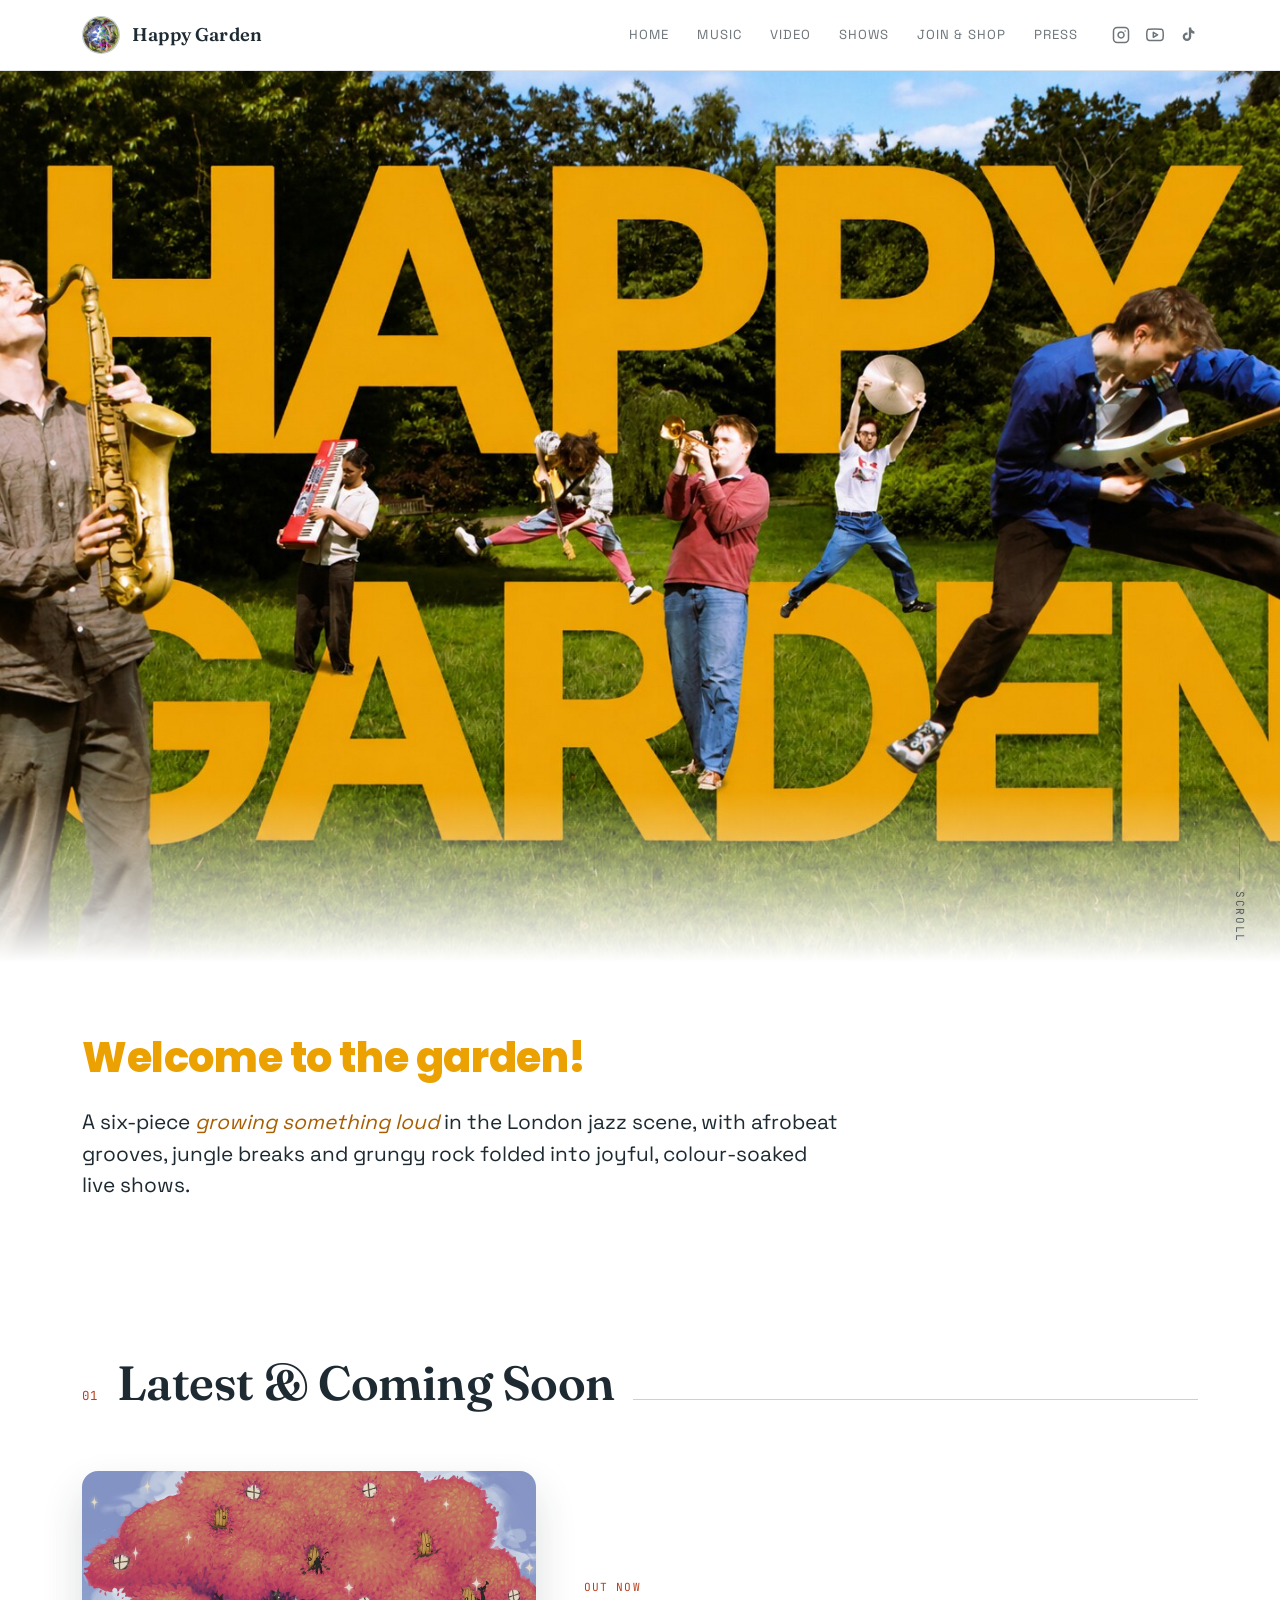
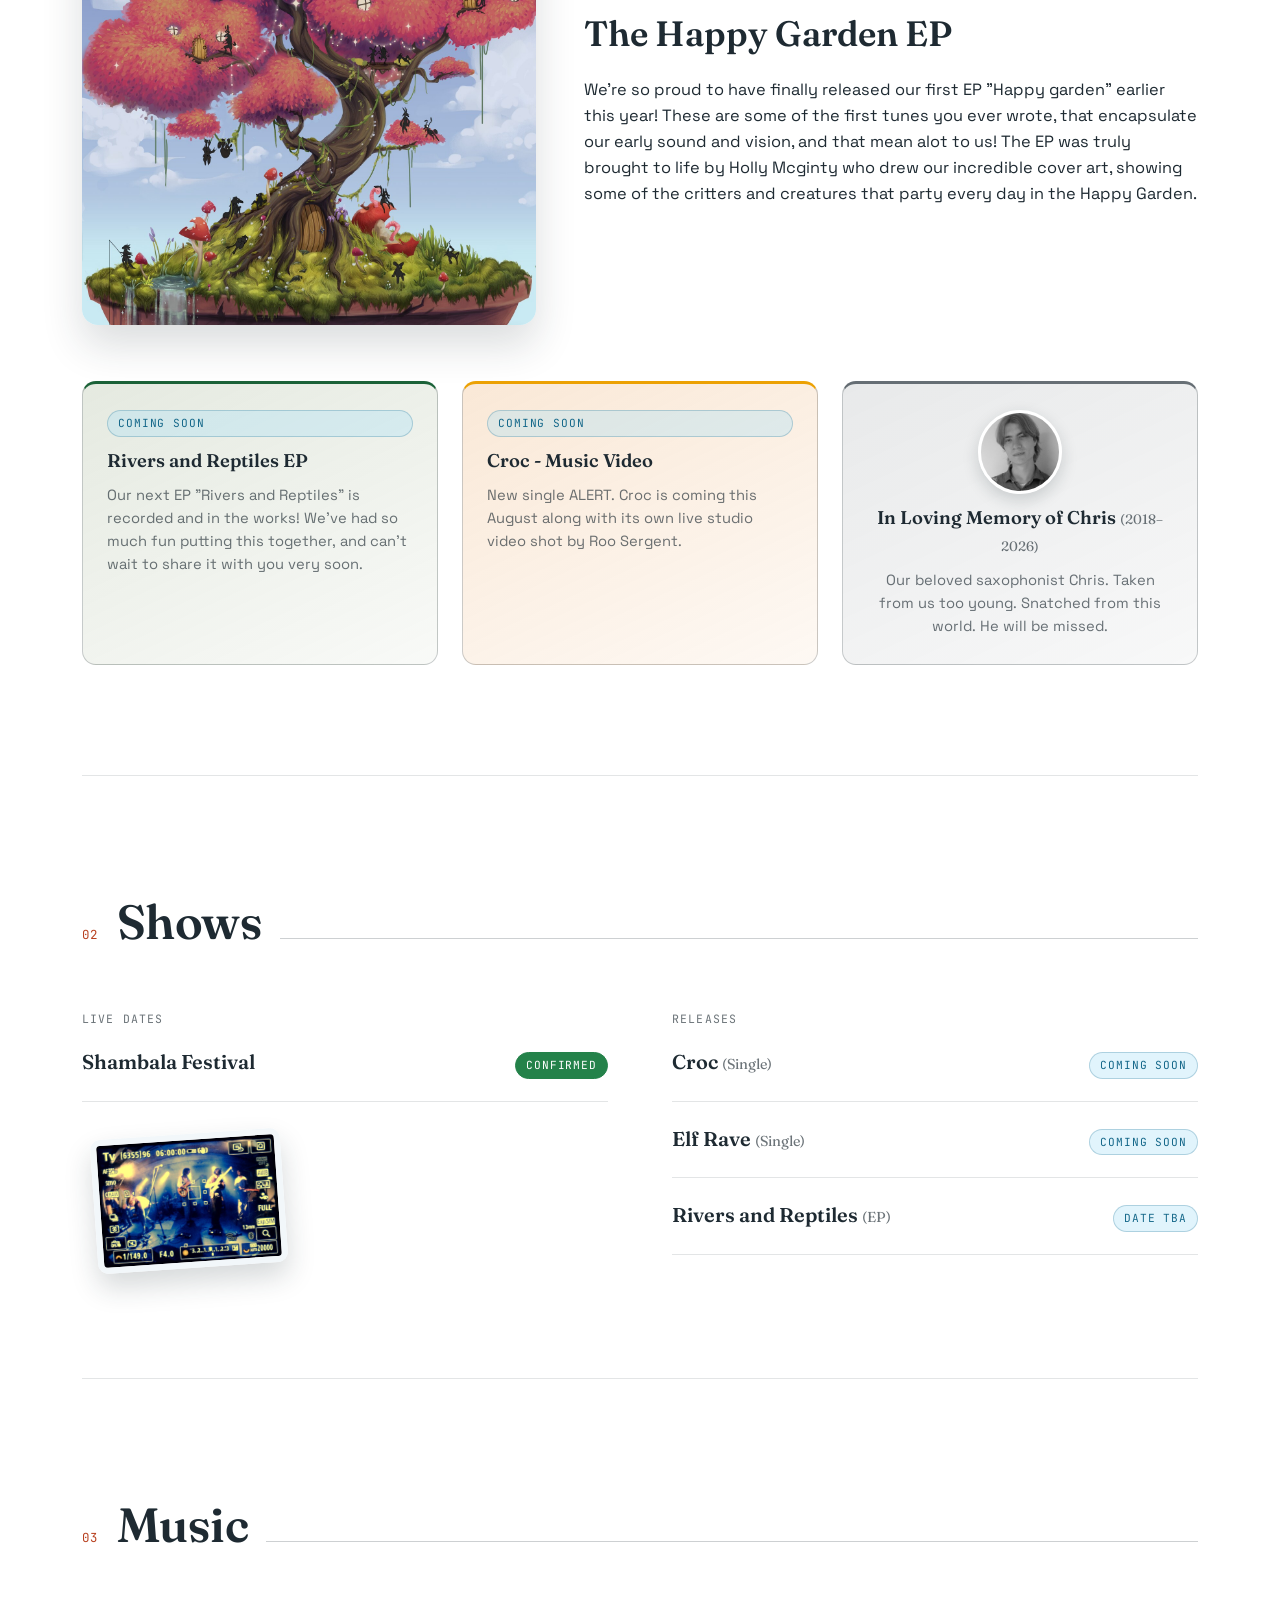
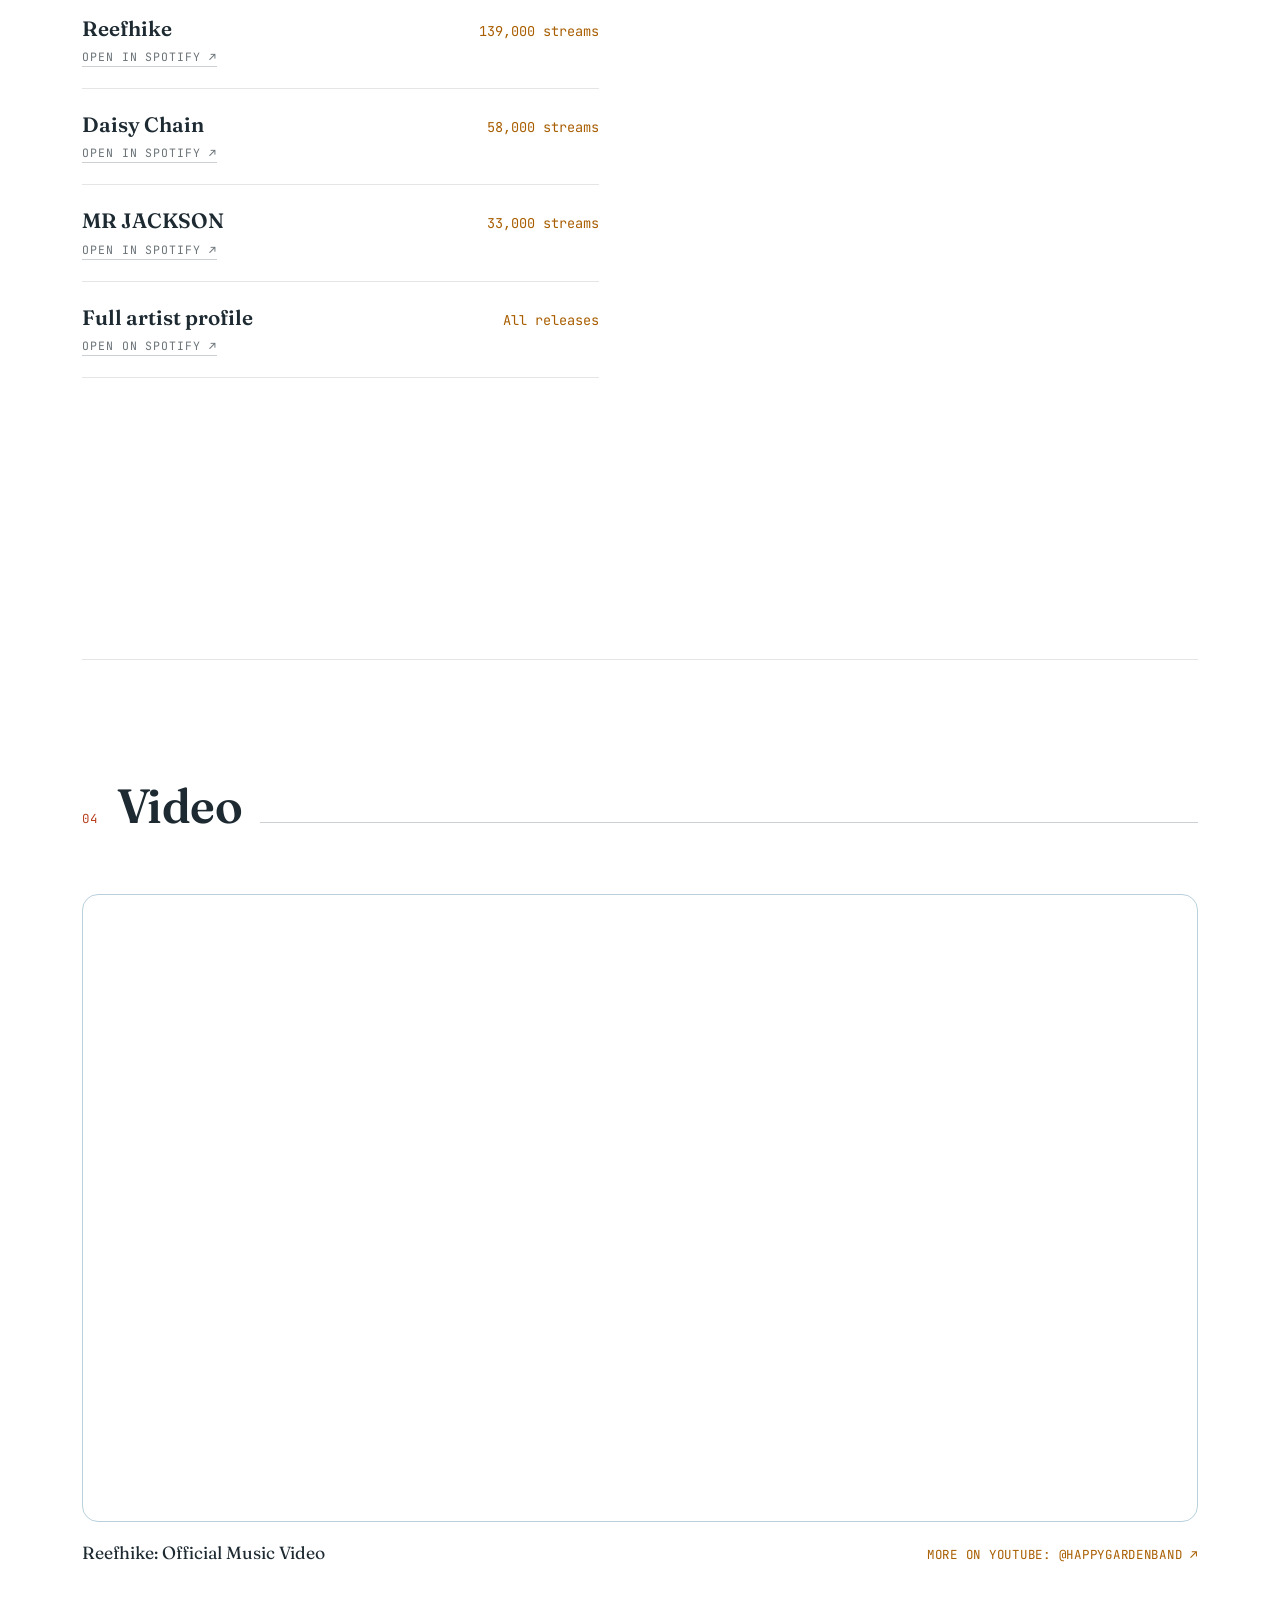
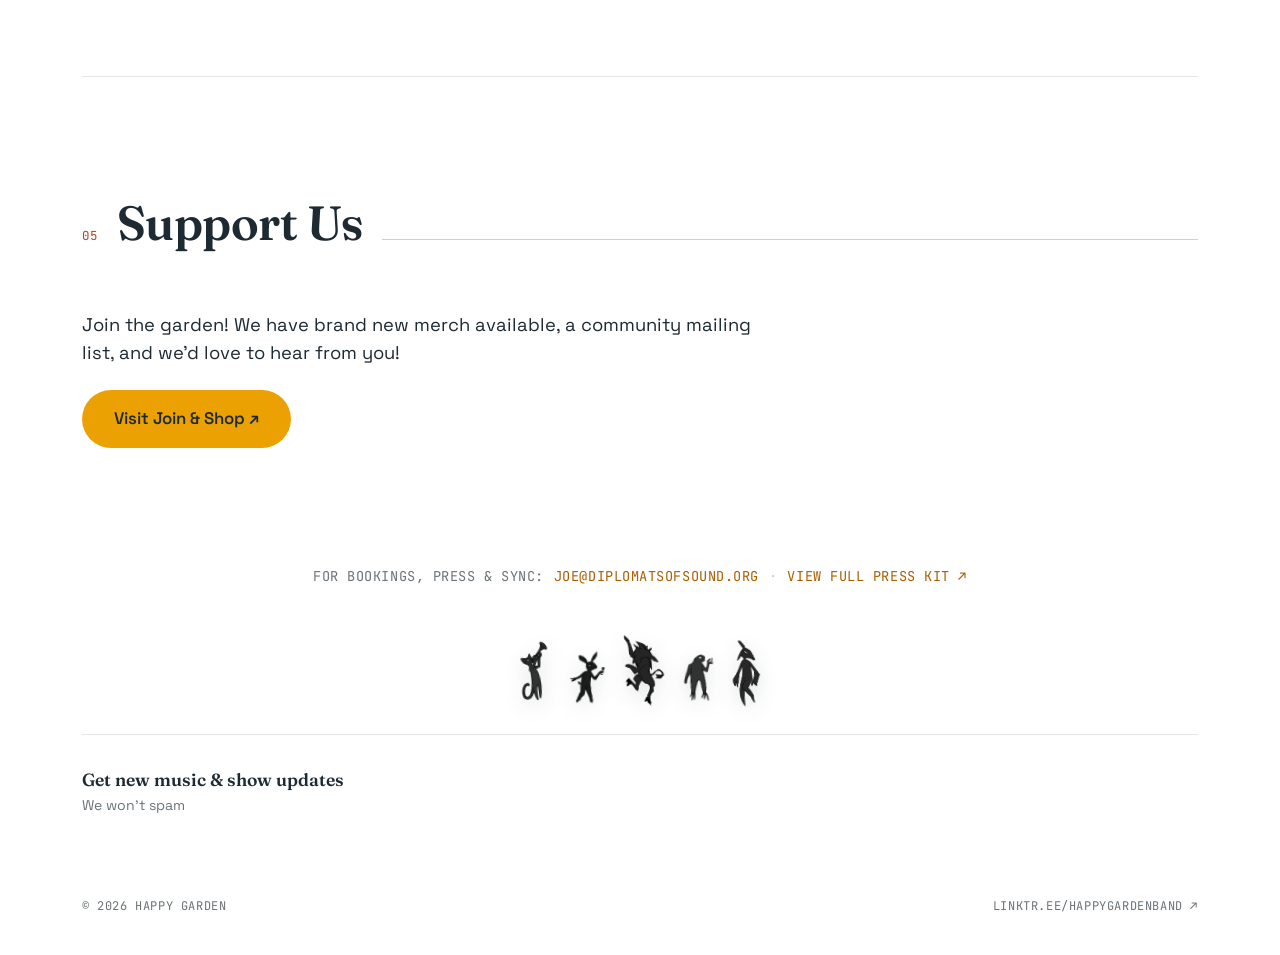
<file: index.html>
<!DOCTYPE html>
<html lang="en">
<head>
<meta charset="UTF-8">
<meta name="viewport" content="width=device-width, initial-scale=1.0">
<title>Happy Garden</title>
<meta name="description" content="Happy Garden - a London sextet blending jazz, afrobeat, jungle and rock. Music, videos, upcoming shows and more.">

<link rel="icon" href="favicon.ico" sizes="any">
<link rel="icon" href="images/favicon-32.png" type="image/png" sizes="32x32">
<link rel="apple-touch-icon" href="images/apple-touch-icon.png">

<meta property="og:type" content="website">
<meta property="og:url" content="https://happygardenband.com/">
<meta property="og:title" content="Happy Garden">
<meta property="og:description" content="A London sextet blending jazz, afrobeat, jungle and rock. Music, videos, upcoming shows and more.">
<meta property="og:image" content="https://happygardenband.com/images/home-hero.jpg">
<meta name="twitter:card" content="summary_large_image">
<meta name="twitter:title" content="Happy Garden">
<meta name="twitter:description" content="A London sextet blending jazz, afrobeat, jungle and rock.">
<meta name="twitter:image" content="https://happygardenband.com/images/home-hero.jpg">

<link rel="preconnect" href="https://fonts.googleapis.com">
<link rel="preconnect" href="https://fonts.gstatic.com" crossorigin>
<link href="https://fonts.googleapis.com/css2?family=Fraunces:ital,opsz,wght@0,9..144,300;0,9..144,500;0,9..144,600;0,9..144,700;1,9..144,500&family=Space+Grotesk:wght@400;500;600;700&family=JetBrains+Mono:wght@400;500&family=Poppins:wght@700;800&display=swap" rel="stylesheet">

<link rel="stylesheet" href="styles.css">
</head>
<body>

<div class="grain"></div>

<nav class="nav">
  <div class="nav-inner">
    <a href="index.html" class="nav-brand">
      <img class="nav-logo" src="images/logo.png" alt="Happy Garden logo">
      <span class="nav-mark">Happy Garden</span>
    </a>
    <div class="nav-right">
      <ul class="nav-links" id="navLinks">
        <li><a href="index.html">Home</a></li>
        <li><a href="#music">Music</a></li>
        <li><a href="#video">Video</a></li>
        <li><a href="#shows">Shows</a></li>
        <li><a href="support.html">Join &amp; Shop</a></li>
        <li><a href="epk.html">Press</a></li>
      </ul>
      <div class="nav-socials">
        <a href="https://www.instagram.com/happygardenband/" target="_blank" rel="noopener" aria-label="Instagram">
          <svg viewBox="0 0 24 24" fill="none" stroke="currentColor" stroke-width="2" stroke-linecap="round" stroke-linejoin="round"><rect x="2" y="2" width="20" height="20" rx="5" ry="5"></rect><path d="M16 11.37A4 4 0 1 1 12.63 8 4 4 0 0 1 16 11.37z"></path><line x1="17.5" y1="6.5" x2="17.51" y2="6.5"></line></svg>
        </a>
        <a href="https://www.youtube.com/@happygardenband" target="_blank" rel="noopener" aria-label="YouTube">
          <svg viewBox="0 0 24 24" fill="none" stroke="currentColor" stroke-width="2" stroke-linecap="round" stroke-linejoin="round"><path d="M22.54 6.42a2.78 2.78 0 0 0-1.94-2C18.88 4 12 4 12 4s-6.88 0-8.6.46a2.78 2.78 0 0 0-1.94 2A29 29 0 0 0 1 11.75a29 29 0 0 0 .46 5.33A2.78 2.78 0 0 0 3.4 19c1.72.46 8.6.46 8.6.46s6.88 0 8.6-.46a2.78 2.78 0 0 0 1.94-2 29 29 0 0 0 .46-5.25 29 29 0 0 0-.46-5.33z"></path><polygon points="9.75 15.02 15.5 11.75 9.75 8.48 9.75 15.02"></polygon></svg>
        </a>
        <a href="https://www.tiktok.com/@happygardenband" target="_blank" rel="noopener" aria-label="TikTok">
          <svg viewBox="0 0 24 24" fill="currentColor"><path d="M16.6 5.82c-1.02-.9-1.66-2.2-1.66-3.65v-.17h-3.09v12.4a2.592 2.592 0 0 1-2.59 2.5c-1.42 0-2.6-1.16-2.6-2.6 0-1.72 1.66-3.01 3.37-2.48V8.66c-3.45-.46-6.47 2.22-6.47 5.64 0 3.33 2.76 5.7 5.69 5.7 3.14 0 5.69-2.55 5.69-5.7V9.01a7.35 7.35 0 0 0 4.3 1.38V7.3a4.28 4.28 0 0 1-2.64-1.48z"></path></svg>
        </a>
      </div>
      <button class="nav-toggle" id="navToggle" type="button" aria-label="Open menu" aria-expanded="false" aria-controls="navLinks">
        <span></span><span></span><span></span>
      </button>
    </div>
  </div>
</nav>

<!-- HERO -->
<header class="hero">
  <img class="hero-img" src="images/home-hero.jpg" alt="Happy Garden band photo with the band's name overlaid in bold orange lettering, set in a garden">
  <div class="hero-scrim"></div>
  <div class="scroll-cue"><span class="line"></span>Scroll</div>
</header>

<div class="wrap">
  <div class="hero-intro">
    <h1 class="sr-only">Happy Garden</h1>
    <p class="hero-eyebrow">Welcome to the garden!</p>
    <p class="hero-tagline">A six-piece <em>growing something loud</em> in the London jazz scene, with afrobeat grooves, jungle breaks and grungy rock folded into joyful, colour-soaked live shows.</p>
  </div>
</div>

<main class="wrap">

  <!-- LATEST & COMING SOON -->
  <section id="latest">
    <div class="critter critter-frog"><img src="images/critter-frog.png" alt=""></div>
    <div class="section-head">
      <span class="section-num">01</span>
      <h2 class="section-title">Latest &amp; Coming Soon</h2>
      <div class="section-rule"></div>
    </div>

    <div class="latest-feature">
      <div class="latest-art">
        <img src="images/ep-cover.jpg" alt="The Happy Garden EP cover art, an illustrated tree full of tiny creatures, by Holly McGinty">
      </div>
      <div class="latest-copy">
        <span class="shop-tag">OUT NOW</span>
        <h3>The Happy Garden EP</h3>
        <p> We're so proud to have finally released our first EP "Happy garden" earlier this year! These are some of the first tunes you ever wrote, that encapsulate our early sound and vision, and that mean alot to us! The EP was truly brought to life by Holly Mcginty who drew our incredible cover art, showing some of the critters and creatures that party every day in the Happy Garden. </p>
        
      </div>
    </div>

    <div class="latest-teasers">
      <div class="teaser-item release">
        <span class="up-tag">Coming soon</span>
        <h4 class="teaser-title">Rivers and Reptiles EP</h4>
        <p class="teaser-desc">Our next EP "Rivers and Reptiles" is recorded and in the works! We've had so much fun putting this together, and can't wait to share it with you very soon.</p>
      </div>
      <div class="teaser-item video">
        <span class="up-tag">Coming soon</span>
        <h4 class="teaser-title">Croc - Music Video</h4>
        <p class="teaser-desc"> New single ALERT. Croc is coming this August along with its own live studio video shot by Roo Sergent. </p>
      </div>
      <div class="teaser-item memorial">
        <img class="memorial-photo" src="images/chris-memorial.jpg" alt="Chris, Happy Garden's saxophonist, black and white portrait">
        <h4 class="teaser-title">In Loving Memory of Chris <span class="memorial-dates">(2018–2026)</span></h4>
        <p class="teaser-desc">Our beloved saxophonist Chris. Taken from us too young. Snatched from this world. He will be missed.</p>
      </div>
    </div>
  </section>

  <!-- SHOWS -->
  <section id="shows">
    <div class="critter critter-devilgoat"><img src="images/critter-devilgoat.png" alt=""></div>
    <div class="section-head">
      <span class="section-num">02</span>
      <h2 class="section-title">Shows</h2>
      <div class="section-rule"></div>
    </div>
    <div class="upcoming-grid">
      <div>
        <div class="breakdown-title">Live dates</div>
        <ul class="upcoming-list">
          <li>
            <span class="up-name">Shambala Festival</span>
            <span class="up-tag live">Confirmed</span>
          </li>
        </ul>
        <div class="shows-photo">
          <img src="images/shows-camera.jpg" alt="Candid camera viewfinder shot of Happy Garden performing live">
        </div>
      </div>
      <div>
        <div class="breakdown-title">Releases</div>
        <ul class="upcoming-list">
          <li>
            <span class="up-name">Croc <span style="color:var(--muted); font-weight:400; font-size:0.9rem;">(Single)</span></span>
            <span class="up-tag">Coming soon</span>
          </li>
          <li>
            <span class="up-name">Elf Rave <span style="color:var(--muted); font-weight:400; font-size:0.9rem;">(Single)</span></span>
            <span class="up-tag">Coming soon</span>
          </li>
          <li>
            <span class="up-name">Rivers and Reptiles <span style="color:var(--muted); font-weight:400; font-size:0.9rem;">(EP)</span></span>
            <span class="up-tag">Date TBA</span>
          </li>
        </ul>
      </div>
    </div>
  </section>

  <!-- MUSIC -->
  <section id="music">
    <div class="critter critter-cat"><img src="images/critter-cat.png" alt=""></div>
    <div class="section-head">
      <span class="section-num">03</span>
      <h2 class="section-title">Music</h2>
      <div class="section-rule"></div>
    </div>
    <div class="music-layout">
      <div class="track-list">
        <div class="track-row">
          <div>
            <div class="track-name">Reefhike</div>
            <a class="track-link" href="https://open.spotify.com/track/0HYwGfvPvEwnPlOL7bCK3q" target="_blank" rel="noopener">Open in Spotify ↗</a>
          </div>
          <span class="track-stat">139,000 streams</span>
        </div>
        <div class="track-row">
          <div>
            <div class="track-name">Daisy Chain</div>
            <a class="track-link" href="https://open.spotify.com/track/6xO8TZgpb5mP3QyXRryuIa" target="_blank" rel="noopener">Open in Spotify ↗</a>
          </div>
          <span class="track-stat">58,000 streams</span>
        </div>
        <div class="track-row">
          <div>
            <div class="track-name">MR JACKSON</div>
            <a class="track-link" href="https://open.spotify.com/track/6UhsZllGRO85mDYosCbKfC?si=1c051bc13f434419" target="_blank" rel="noopener">Open in Spotify ↗</a>
          </div>
          <span class="track-stat">33,000 streams</span>
        </div>
        <div class="track-row">
          <div>
            <div class="track-name">Full artist profile</div>
            <a class="track-link" href="https://open.spotify.com/artist/55Fac9luYyOrYbox6iofaN" target="_blank" rel="noopener">Open on Spotify ↗</a>
          </div>
          <span class="track-stat">All releases</span>
        </div>
      </div>
      <div class="embeds">
        <div class="embed-wrap">
          <iframe src="https://open.spotify.com/embed/track/0HYwGfvPvEwnPlOL7bCK3q?utm_source=generator" width="100%" height="152" frameborder="0" allowfullscreen="" allow="autoplay; clipboard-write; encrypted-media; fullscreen; picture-in-picture" loading="lazy"></iframe>
        </div>
        <div class="embed-wrap">
          <iframe src="https://open.spotify.com/embed/artist/55Fac9luYyOrYbox6iofaN?utm_source=generator" width="100%" height="352" frameborder="0" allowfullscreen="" allow="autoplay; clipboard-write; encrypted-media; fullscreen; picture-in-picture" loading="lazy"></iframe>
        </div>
      </div>
    </div>
  </section>

  <!-- VIDEO -->
  <section id="video">
    <div class="critter critter-goat"><img src="images/critter-goat.png" alt=""></div>
    <div class="section-head">
      <span class="section-num">04</span>
      <h2 class="section-title">Video</h2>
      <div class="section-rule"></div>
    </div>
    <div class="video-frame">
      <iframe src="https://www.youtube-nocookie.com/embed/xEALxMQiVzc" title="Happy Garden: Reefhike (Official Video)" allow="accelerometer; autoplay; clipboard-write; encrypted-media; gyroscope; picture-in-picture" referrerpolicy="strict-origin-when-cross-origin" allowfullscreen></iframe>
    </div>
    <div class="video-caption">
      <span style="font-family: var(--display); font-size:1.1rem;">Reefhike: Official Music Video</span>
      <a href="https://www.youtube.com/@HappyGardenBand" target="_blank" rel="noopener">More on YouTube: @HappyGardenBand ↗</a>
    </div>
  </section>

  <!-- SUPPORT US -->
  <section id="support-us">
    <div class="critter critter-rabbit"><img src="images/critter-rabbit.png" alt=""></div>
    <div class="section-head">
      <span class="section-num">05</span>
      <h2 class="section-title">Support Us</h2>
      <div class="section-rule"></div>
    </div>
    <div class="welcome-block">
      <p>Join the garden! We have brand new merch available, a community mailing list, and we'd love to hear from you!</p>
      <a class="cta-btn" href="support.html">Visit Join &amp; Shop ↗</a>
    </div>
  </section>

</main>

<!-- SMALL BOOKING MENTION -->
<div class="wrap">
  <div class="booking-strip">
    <div class="booking-strip-inner">
      <span>For bookings, press &amp; sync:</span>
      <a href="mailto:joe@diplomatsofsound.org">joe@diplomatsofsound.org</a>
      <span class="booking-strip-sep">·</span>
      <a href="epk.html">View full press kit ↗</a>
    </div>
  </div>
</div>

<div class="wrap">
  <div class="critter-party">
    <img src="images/critter-cat.png" alt="">
    <img src="images/critter-rabbit.png" alt="">
    <img src="images/critter-devilgoat.png" alt="">
    <img src="images/critter-frog.png" alt="">
    <img src="images/critter-goat.png" alt="">
  </div>
</div>

<div class="wrap">
  <div class="footer-signup">
    <div class="footer-signup-copy">
      <strong>Get new music &amp; show updates</strong>
      <span>We won't spam </span>
    </div>
    <div class="signup-embed">
      <script async src="https://eocampaign1.com/form/a19a7e82-7adc-11f1-9e63-fd7373e03c40.js" data-form="a19a7e82-7adc-11f1-9e63-fd7373e03c40"></script>
    </div>
  </div>
  <footer>
    <span>© 2026 Happy Garden</span>
    <a href="https://linktr.ee/happygardenband" target="_blank" rel="noopener">linktr.ee/happygardenband ↗</a>
  </footer>
</div>

<script>
  (function(){
    var navToggle = document.getElementById('navToggle');
    var navLinks = document.getElementById('navLinks');
    if(navToggle && navLinks){
      navToggle.addEventListener('click', function(){
        var isOpen = navLinks.classList.toggle('open');
        navToggle.setAttribute('aria-expanded', isOpen ? 'true' : 'false');
      });
      navLinks.querySelectorAll('a').forEach(function(a){
        a.addEventListener('click', function(){
          navLinks.classList.remove('open');
          navToggle.setAttribute('aria-expanded', 'false');
        });
      });
    }

    console.log('%c🌿 Welcome to the garden\'s secret spot!', 'font-size:16px; font-weight:bold; color:#eca103;');
    console.log('%cThanks for poking around under the hood. Come say hi at a show sometime.', 'font-size:12px; color:#1e2a32;');

    // A little joke for anyone who clicks on Chris.
    var memorial = document.querySelector('.teaser-item.memorial');
    if(memorial){
      var memorialDesc = memorial.querySelector('.teaser-desc');
      var originalText = memorialDesc.textContent;
      var jokeText = "Thank you for clicking on Chris. He came back to life. You have saved him.";
      var showingJoke = false;
      memorial.addEventListener('click', function(){
        memorial.classList.remove('shake');
        void memorial.offsetWidth; // restart animation if clicked repeatedly
        memorial.classList.add('shake');
        showingJoke = !showingJoke;
        memorialDesc.textContent = showingJoke ? jokeText : originalText;
      });
    }
  })();
</script>
</body>
</html>
</file>
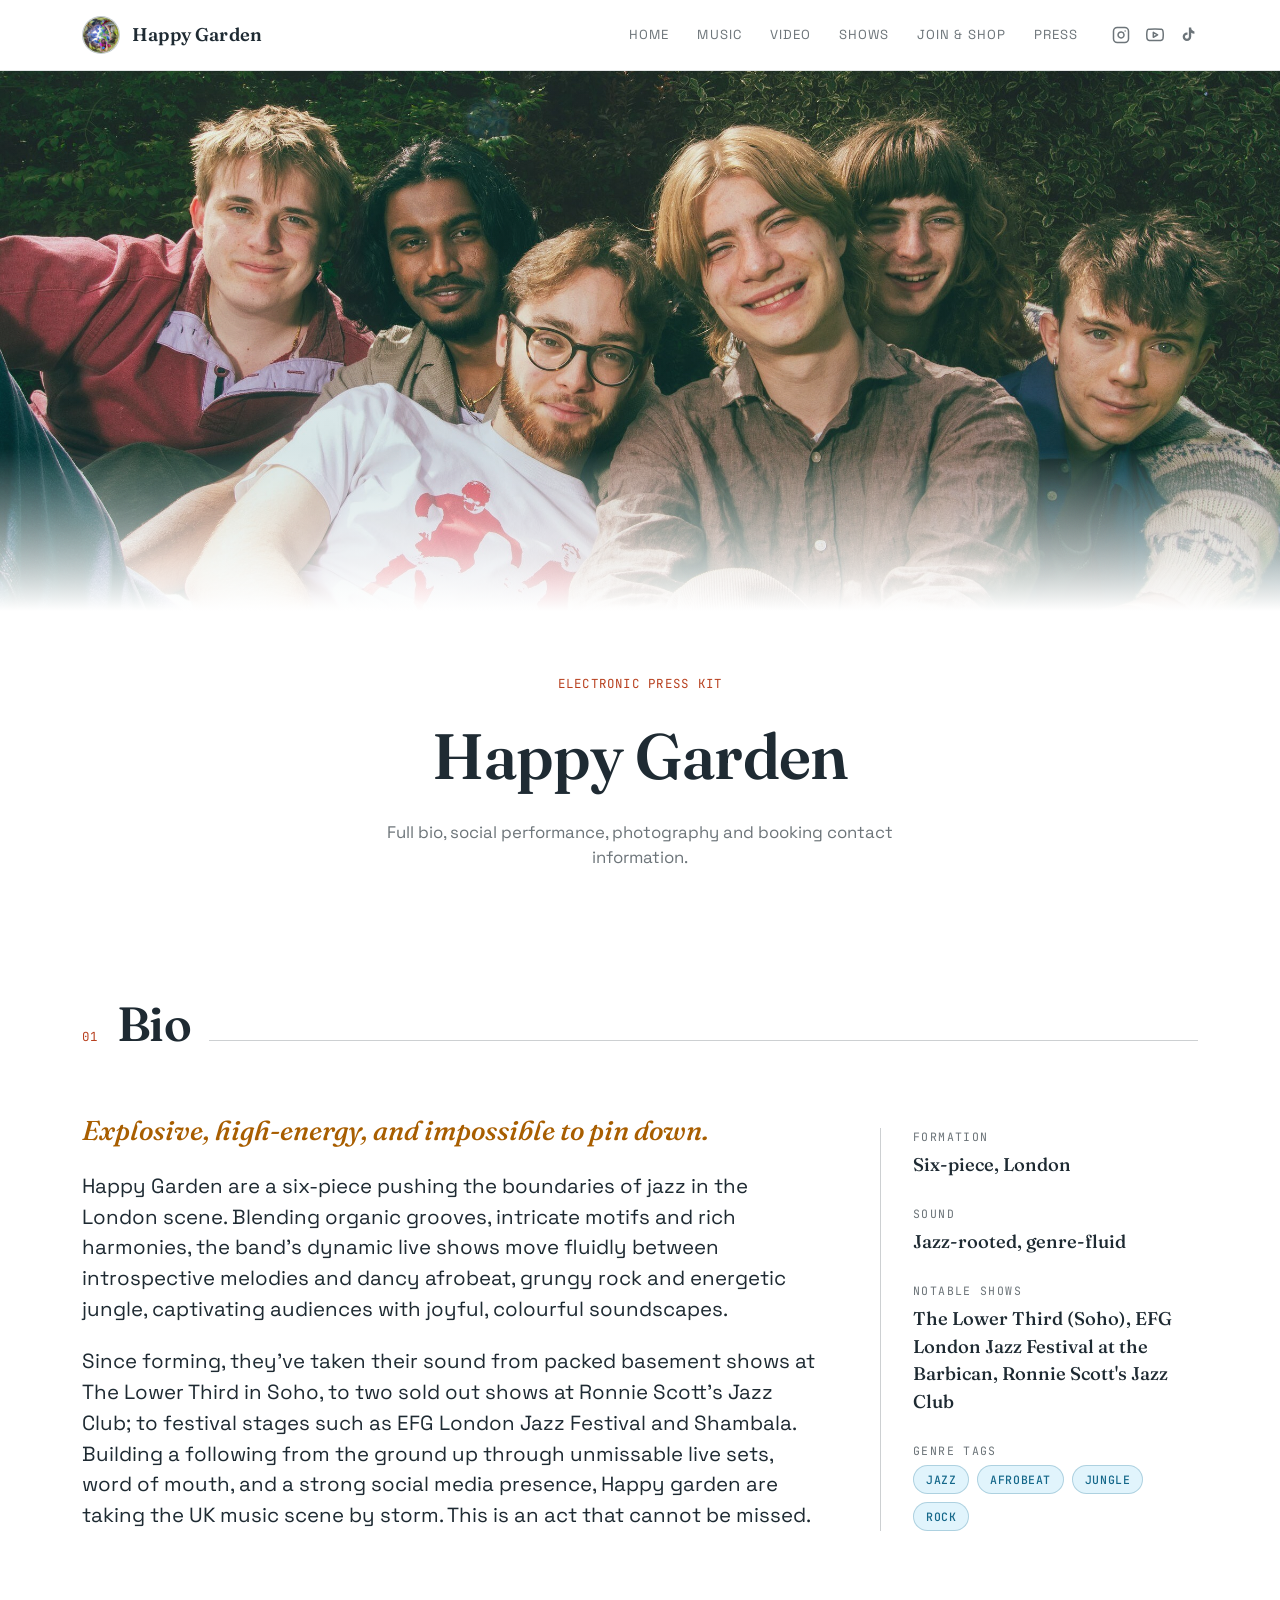
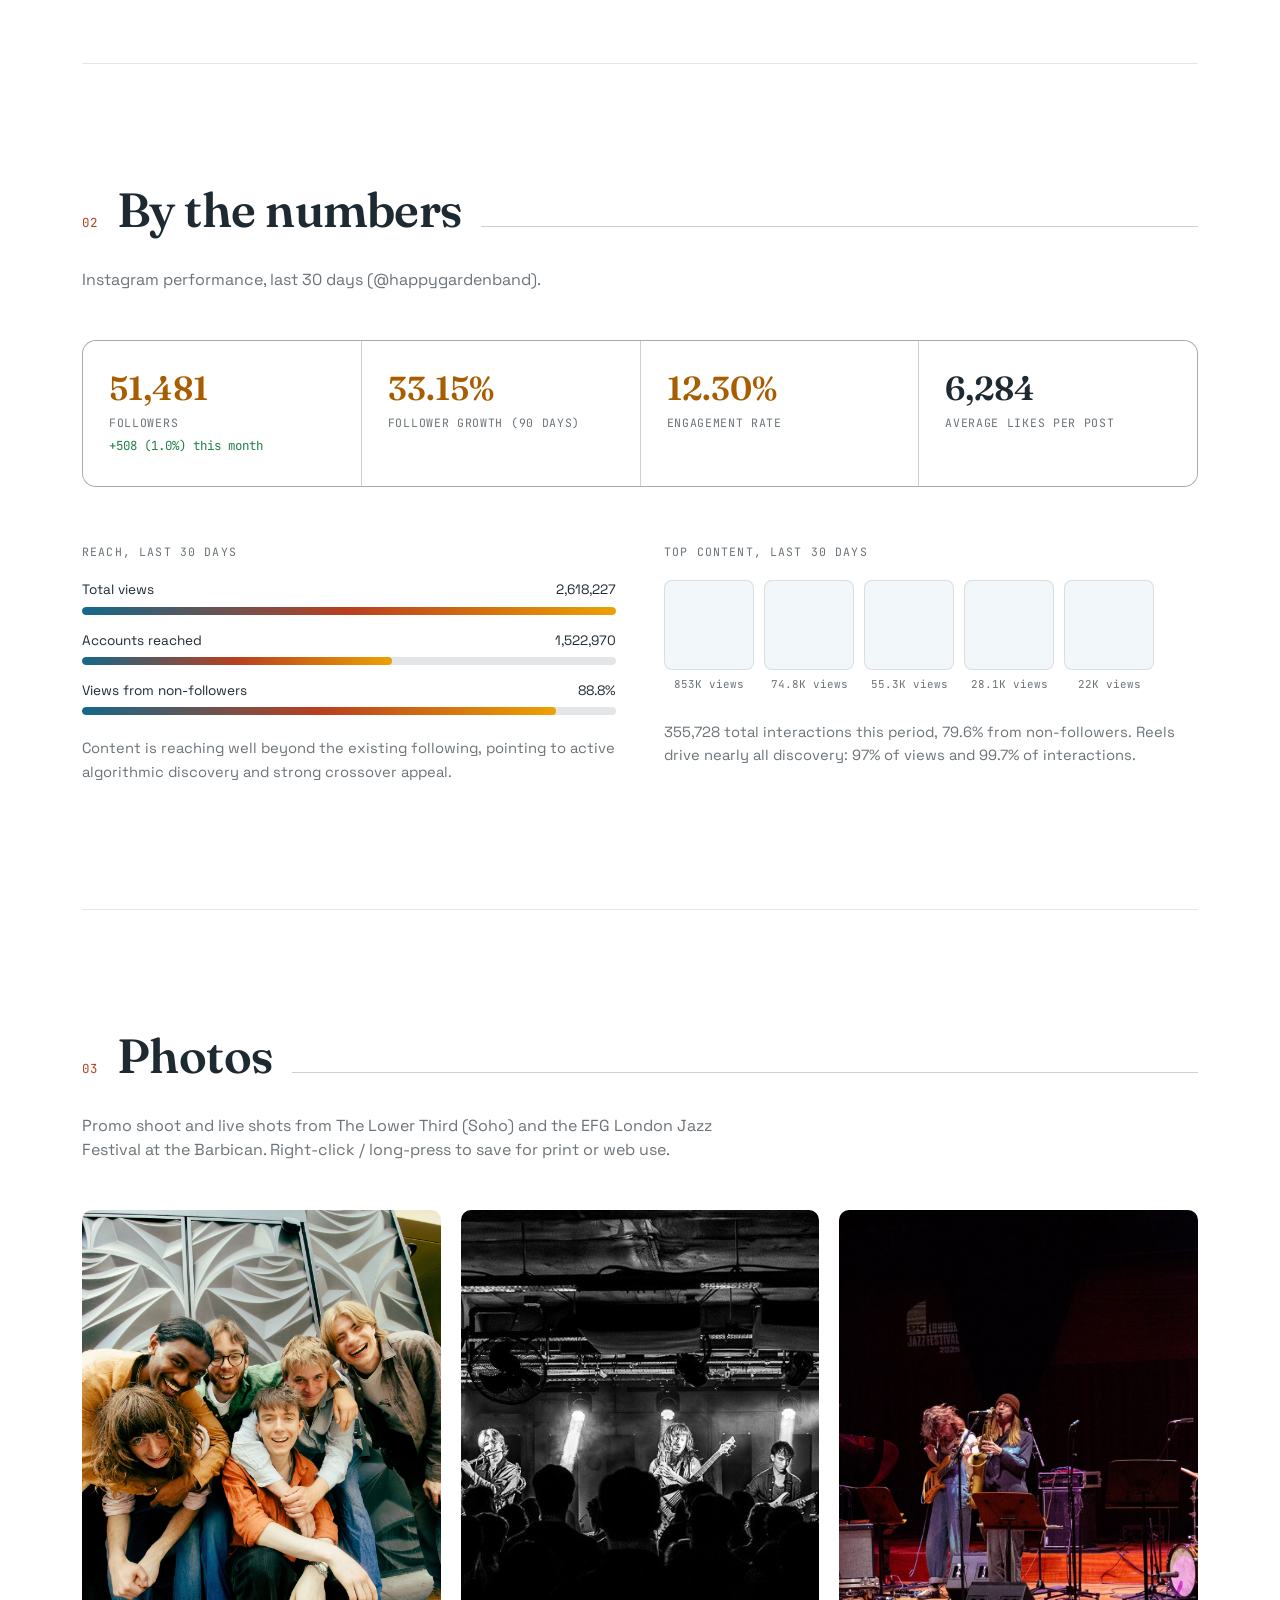
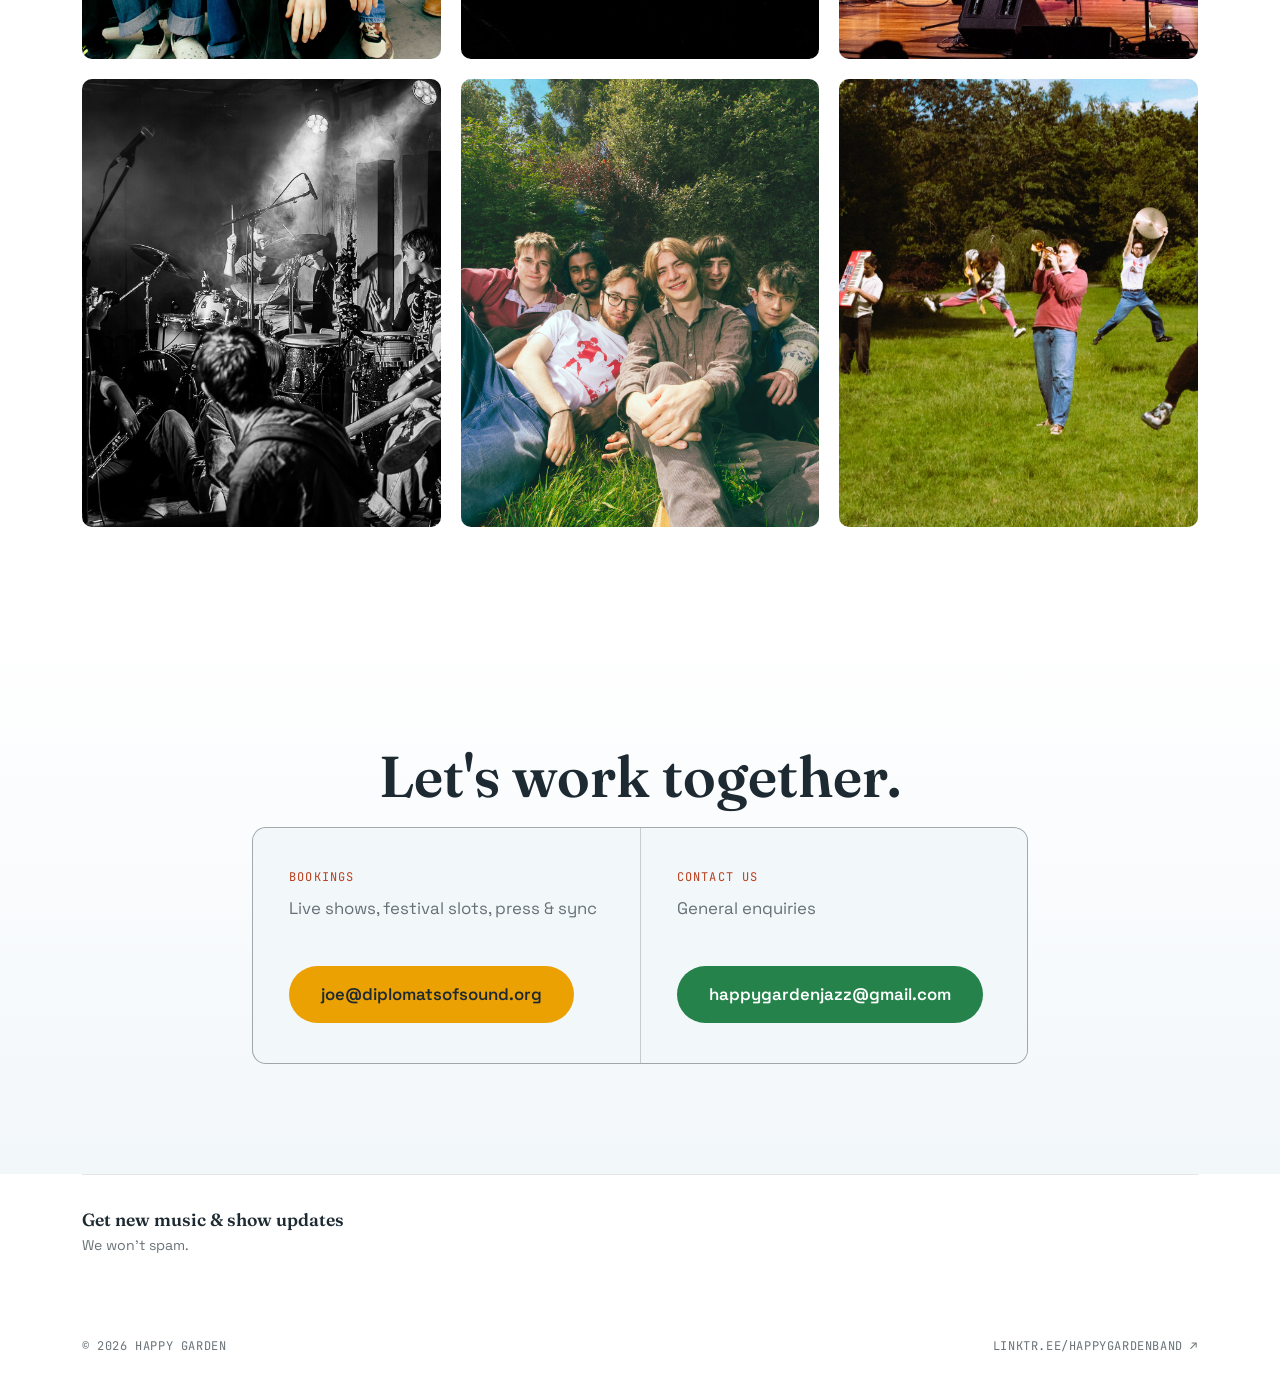
<file: epk.html>
<!DOCTYPE html>
<html lang="en">
<head>
<meta charset="UTF-8">
<meta name="viewport" content="width=device-width, initial-scale=1.0">
<title>Happy Garden — Electronic Press Kit</title>
<meta name="description" content="Happy Garden electronic press kit - full bio, social stats, photos, and booking contact info.">

<link rel="icon" href="favicon.ico" sizes="any">
<link rel="icon" href="images/favicon-32.png" type="image/png" sizes="32x32">
<link rel="apple-touch-icon" href="images/apple-touch-icon.png">

<meta property="og:type" content="website">
<meta property="og:url" content="https://happygardenband.com/epk.html">
<meta property="og:title" content="Happy Garden — Electronic Press Kit">
<meta property="og:description" content="Full bio, social stats, photos, and booking contact for the London jazz sextet.">
<meta property="og:image" content="https://happygardenband.com/images/epk-hero.jpg">
<meta name="twitter:card" content="summary_large_image">
<meta name="twitter:title" content="Happy Garden — Electronic Press Kit">
<meta name="twitter:description" content="Full bio, social stats, photos, and booking contact.">
<meta name="twitter:image" content="https://happygardenband.com/images/epk-hero.jpg">

<link rel="preconnect" href="https://fonts.googleapis.com">
<link rel="preconnect" href="https://fonts.gstatic.com" crossorigin>
<link href="https://fonts.googleapis.com/css2?family=Fraunces:ital,opsz,wght@0,9..144,300;0,9..144,500;0,9..144,600;0,9..144,700;1,9..144,500&family=Space+Grotesk:wght@400;500;600;700&family=JetBrains+Mono:wght@400;500&display=swap" rel="stylesheet">
<link rel="stylesheet" href="styles.css">
</head>
<body>

<div class="grain"></div>

<nav class="nav">
  <div class="nav-inner">
    <a href="index.html" class="nav-brand">
      <img class="nav-logo" src="images/logo.png" alt="Happy Garden logo">
      <span class="nav-mark">Happy Garden</span>
    </a>
    <div class="nav-right">
      <ul class="nav-links" id="navLinks">
        <li><a href="index.html">Home</a></li>
        <li><a href="index.html#music">Music</a></li>
        <li><a href="index.html#video">Video</a></li>
        <li><a href="index.html#shows">Shows</a></li>
        <li><a href="support.html">Join &amp; Shop</a></li>
        <li><a href="epk.html">Press</a></li>
      </ul>
      <div class="nav-socials">
        <a href="https://www.instagram.com/happygardenband/" target="_blank" rel="noopener" aria-label="Instagram">
          <svg viewBox="0 0 24 24" fill="none" stroke="currentColor" stroke-width="2" stroke-linecap="round" stroke-linejoin="round"><rect x="2" y="2" width="20" height="20" rx="5" ry="5"></rect><path d="M16 11.37A4 4 0 1 1 12.63 8 4 4 0 0 1 16 11.37z"></path><line x1="17.5" y1="6.5" x2="17.51" y2="6.5"></line></svg>
        </a>
        <a href="https://www.youtube.com/@happygardenband" target="_blank" rel="noopener" aria-label="YouTube">
          <svg viewBox="0 0 24 24" fill="none" stroke="currentColor" stroke-width="2" stroke-linecap="round" stroke-linejoin="round"><path d="M22.54 6.42a2.78 2.78 0 0 0-1.94-2C18.88 4 12 4 12 4s-6.88 0-8.6.46a2.78 2.78 0 0 0-1.94 2A29 29 0 0 0 1 11.75a29 29 0 0 0 .46 5.33A2.78 2.78 0 0 0 3.4 19c1.72.46 8.6.46 8.6.46s6.88 0 8.6-.46a2.78 2.78 0 0 0 1.94-2 29 29 0 0 0 .46-5.25 29 29 0 0 0-.46-5.33z"></path><polygon points="9.75 15.02 15.5 11.75 9.75 8.48 9.75 15.02"></polygon></svg>
        </a>
        <a href="https://www.tiktok.com/@happygardenband" target="_blank" rel="noopener" aria-label="TikTok">
          <svg viewBox="0 0 24 24" fill="currentColor"><path d="M16.6 5.82c-1.02-.9-1.66-2.2-1.66-3.65v-.17h-3.09v12.4a2.592 2.592 0 0 1-2.59 2.5c-1.42 0-2.6-1.16-2.6-2.6 0-1.72 1.66-3.01 3.37-2.48V8.66c-3.45-.46-6.47 2.22-6.47 5.64 0 3.33 2.76 5.7 5.69 5.7 3.14 0 5.69-2.55 5.69-5.7V9.01a7.35 7.35 0 0 0 4.3 1.38V7.3a4.28 4.28 0 0 1-2.64-1.48z"></path></svg>
        </a>
      </div>
      <button class="nav-toggle" id="navToggle" type="button" aria-label="Open menu" aria-expanded="false" aria-controls="navLinks">
        <span></span><span></span><span></span>
      </button>
    </div>
  </div>
</nav>

<div class="site-banner">
  <img src="images/epk-hero.jpg" alt="Happy Garden, the full six-piece band, portrait outdoors">
</div>

<header class="page-header wrap">
  <span class="section-num">ELECTRONIC PRESS KIT</span>
  <h1>Happy Garden</h1>
  <p>Full bio, social performance, photography and booking contact information. </p>
</header>

<main class="wrap">

  <!-- BIO -->
  <section id="bio">
    <div class="section-head">
      <span class="section-num">01</span>
      <h2 class="section-title">Bio</h2>
      <div class="section-rule"></div>
    </div>
    <div class="bio-grid">
      <div class="bio-text">
        <p class="lede">Explosive, high-energy, and impossible to pin down.</p>
        <p>Happy Garden are a six-piece pushing the boundaries of jazz in the London scene. Blending organic grooves, intricate motifs and rich harmonies, the band's dynamic live shows move fluidly between introspective melodies and dancy afrobeat, grungy rock and energetic jungle, captivating audiences with joyful, colourful soundscapes.</p>
        <p>Since forming, they've taken their sound from packed basement shows at The Lower Third in Soho, to two sold out shows at Ronnie Scott's Jazz Club; to festival stages such as EFG London Jazz Festival and Shambala. Building a following from the ground up through unmissable live sets, word of mouth, and a strong social media presence, Happy garden are taking the UK music scene by storm. This is an act that cannot be missed.</p>
      </div>
      <dl class="bio-facts">
        <div class="fact">
          <dt>Formation</dt>
          <dd>Six-piece, London</dd>
        </div>
        <div class="fact">
          <dt>Sound</dt>
          <dd>Jazz-rooted, genre-fluid</dd>
        </div>
        <div class="fact">
          <dt>Notable shows</dt>
          <dd>The Lower Third (Soho), EFG London Jazz Festival at the Barbican, Ronnie Scott's Jazz Club</dd>
        </div>
        <div class="fact">
          <dt>Genre tags</dt>
          <dd>
            <div class="genre-tags">
              <span class="genre-tag">Jazz</span>
              <span class="genre-tag">Afrobeat</span>
              <span class="genre-tag">Jungle</span>
              <span class="genre-tag">Rock</span>
            </div>
          </dd>
        </div>
      </dl>
    </div>
  </section>

  <!-- STATS -->
  <section id="stats">
    <div class="section-head">
      <span class="section-num">02</span>
      <h2 class="section-title">By the numbers</h2>
      <div class="section-rule"></div>
    </div>
    <p class="section-sub">Instagram performance, last 30 days (@happygardenband).</p>

    <div class="stats-top">
      <div class="stat-card">
        <div class="stat-num">51,481</div>
        <div class="stat-label">Followers</div>
        <div class="stat-delta">+508 (1.0%) this month</div>
      </div>
      <div class="stat-card">
        <div class="stat-num">33.15%</div>
        <div class="stat-label">Follower growth (90 days)</div>
      </div>
      <div class="stat-card">
        <div class="stat-num">12.30%</div>
        <div class="stat-label">Engagement rate</div>
      </div>
      <div class="stat-card">
        <div class="stat-num small">6,284</div>
        <div class="stat-label">Average likes per post</div>
      </div>
    </div>

    <div class="stats-bottom">
      <div>
        <div class="breakdown-title">Reach, last 30 days</div>
        <div class="bar-row">
          <div class="bar-row-top"><span>Total views</span><span>2,618,227</span></div>
          <div class="bar-track"><div class="bar-fill" style="width:100%"></div></div>
        </div>
        <div class="bar-row">
          <div class="bar-row-top"><span>Accounts reached</span><span>1,522,970</span></div>
          <div class="bar-track"><div class="bar-fill" style="width:58%"></div></div>
        </div>
        <div class="bar-row">
          <div class="bar-row-top"><span>Views from non-followers</span><span>88.8%</span></div>
          <div class="bar-track"><div class="bar-fill" style="width:88.8%"></div></div>
        </div>
        <p class="reach-note">Content is reaching well beyond the existing following, pointing to active algorithmic discovery and strong crossover appeal.</p>
      </div>
      <div>
        <div class="breakdown-title">Top content, last 30 days</div>
        <div class="top-content-strip">
          <div class="tc-item"><div class="tc-thumb"></div><div class="tc-views">853K views</div></div>
          <div class="tc-item"><div class="tc-thumb"></div><div class="tc-views">74.8K views</div></div>
          <div class="tc-item"><div class="tc-thumb"></div><div class="tc-views">55.3K views</div></div>
          <div class="tc-item"><div class="tc-thumb"></div><div class="tc-views">28.1K views</div></div>
          <div class="tc-item"><div class="tc-thumb"></div><div class="tc-views">22K views</div></div>
        </div>
        <p class="reach-note">355,728 total interactions this period, 79.6% from non-followers. Reels drive nearly all discovery: 97% of views and 99.7% of interactions.</p>
      </div>
    </div>
  </section>

  <!-- PHOTOS -->
  <section id="photos">
    <div class="section-head">
      <span class="section-num">03</span>
      <h2 class="section-title">Photos</h2>
      <div class="section-rule"></div>
    </div>
    <p class="section-sub">Promo shoot and live shots from The Lower Third (Soho) and the EFG London Jazz Festival at the Barbican. Right-click / long-press to save for print or web use.</p>
    <div class="gallery">
      <figure><img src="images/promo-group-1.jpg" alt="Happy Garden group promo photo, huddled together laughing"><figcaption>Promo shoot</figcaption></figure>
      <figure><img src="images/gig-lowerthird-1.jpg" alt="Happy Garden performing live at The Lower Third, Soho"><figcaption>Live, The Lower Third, Soho</figcaption></figure>
      <figure><img src="images/gig-barbican.jpg" alt="Happy Garden performing at the EFG London Jazz Festival, Barbican"><figcaption>Live, EFG London Jazz Festival, Barbican</figcaption></figure>
      <figure><img src="images/gig-lowerthird-2.jpg" alt="Happy Garden band members performing live, close up"><figcaption>Live, The Lower Third, Soho</figcaption></figure>
      <figure><img src="images/promo-group-2.jpg" alt="Happy Garden group promo photo, sitting outdoors on grass"><figcaption>Promo shoot</figcaption></figure>
      <figure><img src="images/promo-action.jpg" alt="Happy Garden promo photo, band jumping and playing instruments outdoors"><figcaption>Promo shoot</figcaption></figure>
    </div>
  </section>

</main>

<!-- BOOKING -->
<section id="booking" class="booking">
  <div class="wrap booking-inner">
    <h2>Let's work together.</h2>
  
    <div class="contact-grid">
      <div class="contact-card">
        <span class="contact-label">Bookings</span>
        <p class="contact-desc">Live shows, festival slots, press &amp; sync</p>
        <a class="cta-btn" href="mailto:joe@diplomatsofsound.org">joe@diplomatsofsound.org</a>
      </div>
      <div class="contact-card">
        <span class="contact-label">Contact us</span>
        <p class="contact-desc">General enquiries</p>
        <a class="cta-btn cta-btn-alt" href="mailto:happygardenjazz@gmail.com">happygardenjazz@gmail.com</a>
      </div>
    </div>
  </div>
</section>

<div class="wrap">
  <div class="footer-signup">
    <div class="footer-signup-copy">
      <strong>Get new music &amp; show updates</strong>
      <span>We won't spam.</span>
    </div>
    <div class="signup-embed">
      <script async src="https://eocampaign1.com/form/a19a7e82-7adc-11f1-9e63-fd7373e03c40.js" data-form="a19a7e82-7adc-11f1-9e63-fd7373e03c40"></script>
    </div>
  </div>
  <footer>
    <span>© 2026 Happy Garden</span>
    <a href="https://linktr.ee/happygardenband" target="_blank" rel="noopener">linktr.ee/happygardenband ↗</a>
  </footer>
</div>

<script>
  (function(){
    var navToggle = document.getElementById('navToggle');
    var navLinks = document.getElementById('navLinks');
    if(navToggle && navLinks){
      navToggle.addEventListener('click', function(){
        var isOpen = navLinks.classList.toggle('open');
        navToggle.setAttribute('aria-expanded', isOpen ? 'true' : 'false');
      });
      navLinks.querySelectorAll('a').forEach(function(a){
        a.addEventListener('click', function(){
          navLinks.classList.remove('open');
          navToggle.setAttribute('aria-expanded', 'false');
        });
      });
    }

    console.log('%c🌿 Welcome to the garden\'s secret spot!', 'font-size:16px; font-weight:bold; color:#eca103;');
    console.log('%cThanks for poking around under the hood. Come say hi at a show sometime.', 'font-size:12px; color:#1e2a32;');
  })();
</script>
</body>
</html>
</file>
<file: styles.css>
:root{
    --soil: #ffffff;
    --soil-2: #f2f7fa;
    --paper: #1e2a32;
    --marigold: #eca103;
    --marigold-bright: #a85e00;
    --sky: #aadef6;
    --sky-deep: #15688a;
    --leaf: #1b6238;
    --leaf-bright: #24824a;
    --coral: #b8401f;
    --line: rgba(30,42,50,0.12);
    --line-strong: rgba(30,42,50,0.22);
    --muted: rgba(30,42,50,0.66);
    --display: 'Fraunces', serif;
    --display-alt: 'Poppins', sans-serif;
    --body: 'Space Grotesk', sans-serif;
    --mono: 'JetBrains Mono', monospace;
  }

  *{ box-sizing: border-box; }
  html{ scroll-behavior: smooth; }
  body{
    margin:0;
    background: var(--soil);
    color: var(--paper);
    font-family: var(--body);
    line-height: 1.5;
    -webkit-font-smoothing: antialiased;
  }
  img{ max-width:100%; display:block; }

  ::selection{ background: var(--marigold); color: var(--paper); }

  a{ color: inherit; }

  .sr-only{
    position:absolute; width:1px; height:1px; padding:0; margin:-1px;
    overflow:hidden; clip:rect(0,0,0,0); white-space:nowrap; border:0;
  }

  .wrap{
    max-width: 1180px;
    margin: 0 auto;
    padding: 0 32px;
  }

  /* ---------- texture / grain ---------- */
  .grain{
    position: fixed;
    inset: 0;
    pointer-events: none;
    z-index: 200;
    opacity: 0.05;
    mix-blend-mode: overlay;
    background-image: url("data:image/svg+xml,%3Csvg xmlns='http://www.w3.org/2000/svg' width='120' height='120'%3E%3Cfilter id='n'%3E%3CfeTurbulence type='fractalNoise' baseFrequency='0.9' numOctaves='2' stitchTiles='stitch'/%3E%3C/filter%3E%3Crect width='100%25' height='100%25' filter='url(%23n)'/%3E%3C/svg%3E");
  }

  /* ---------- nav ---------- */
  .nav{
    position: sticky; top:0; z-index: 100;
    background: rgba(255,255,255,0.88);
    backdrop-filter: blur(10px);
    border-bottom: 1px solid var(--line);
  }
  .nav-inner{
    display:flex; align-items:center; justify-content:space-between;
    padding: 16px 32px;
    max-width: 1180px; margin:0 auto;
  }
  .nav-brand{
    display:flex; align-items:center; gap: 12px;
    text-decoration:none; color: inherit;
  }
  .nav-logo{
    width: 38px; height: 38px;
    border-radius: 50%;
    object-fit: cover;
    display:block;
    border: 1px solid var(--line-strong);
    background: var(--soil-2);
  }
  .nav-mark{
    font-family: var(--display);
    font-weight: 600;
    font-size: 1.15rem;
    letter-spacing: 0.01em;
  }
  .nav-right{
    display:flex; align-items:center; gap: 34px;
  }
  .nav-links{
    display:flex; gap: 28px;
    list-style:none; margin:0; padding:0;
    font-size: 0.82rem;
    text-transform: uppercase;
    letter-spacing: 0.08em;
  }
  .nav-links a{ text-decoration:none; color: var(--muted); transition: color .2s; }
  .nav-links a:hover{ color: var(--marigold-bright); }
  .nav-links li{ display:block; }

  .nav-socials{
    display:flex; align-items:center; gap: 16px;
  }
  .nav-socials a{
    color: var(--muted);
    display:flex; align-items:center; justify-content:center;
    transition: color .2s, transform .2s;
  }
  .nav-socials a:hover{ color: var(--marigold-bright); transform: translateY(-1px); }
  .nav-socials svg{ width: 18px; height: 18px; display:block; }

  .nav-toggle{
    display:none;
    flex-direction: column;
    justify-content:center;
    align-items:center;
    gap: 5px;
    width: 38px; height: 38px;
    background: transparent;
    border: 1px solid var(--line-strong);
    border-radius: 8px;
    cursor: pointer;
    padding: 0;
    flex: 0 0 auto;
  }
  .nav-toggle span{
    display:block; width: 16px; height: 2px; background: var(--paper);
    transition: transform .25s ease, opacity .2s ease;
  }
  .nav-toggle[aria-expanded="true"] span:nth-child(1){ transform: translateY(7px) rotate(45deg); }
  .nav-toggle[aria-expanded="true"] span:nth-child(2){ opacity: 0; }
  .nav-toggle[aria-expanded="true"] span:nth-child(3){ transform: translateY(-7px) rotate(-45deg); }

  @media (max-width: 880px){
    .nav-toggle{ display:flex; }
    .nav-right{ gap: 14px; }
    .nav-links{
      display:flex; flex-direction:column;
      position: absolute; top: 100%; left:0; right:0;
      background: var(--soil);
      border-bottom: 1px solid var(--line-strong);
      padding: 6px 24px 18px;
      gap: 2px;
      max-height: 0; overflow:hidden; opacity: 0; pointer-events:none;
      transition: max-height .3s ease, opacity .2s ease;
    }
    .nav-links.open{ max-height: 420px; opacity: 1; pointer-events:auto; }
    .nav-links li{ width:100%; }
    .nav-links a{ display:block; padding: 13px 0; border-bottom: 1px solid var(--line); font-size: 0.9rem; }
  }
  @media (max-width: 400px){
    .nav-mark{ display:none; }
    .nav-inner{ padding: 12px 18px; }
  }

  /* ---------- hero ---------- */
  .hero{
    position: relative;
    min-height: 100svh;
    display:flex;
    align-items: flex-end;
    overflow:hidden;
  }
  .hero-img{
    position:absolute; inset:0;
    width:100%; height:100%;
    object-fit: cover;
    object-position: center 30%;
  }
  .hero-scrim{
    position:absolute; inset:0;
    background:
      linear-gradient(180deg, rgba(30,42,50,0) 0%, rgba(30,42,50,0) 80%, var(--soil) 99%);
  }
  .hero-intro{
    padding: 56px 0 8px;
  }
  @media (max-width: 720px){
    .hero-intro{ padding: 40px 0 8px; }
  }
  .hero-eyebrow{
    font-family: var(--display-alt);
    font-style: normal;
    font-weight: 800;
    font-size: clamp(1.7rem, 3.8vw, 2.6rem);
    color: #eca102;
    margin: 0 0 18px;
    letter-spacing: -0.01em;
  }
  .hero h1{
    font-family: var(--display);
    font-weight: 600;
    font-size: clamp(3.4rem, 11vw, 8.5rem);
    line-height: 0.88;
    margin: 0 0 22px;
    letter-spacing: -0.01em;
  }
  .hero-tagline{
    max-width: 760px;
    font-size: clamp(1.05rem, 2vw, 1.3rem);
    color: var(--paper);
    font-weight: 400;
    margin: 0 0 28px;
  }
  .hero-tagline em{ font-style: italic; color: var(--marigold-bright); }

  .scroll-cue{
    position:absolute; z-index:3; right: 32px; bottom: 28px;
    writing-mode: vertical-rl;
    font-family: var(--mono);
    font-size: 0.7rem;
    letter-spacing: 0.15em;
    color: var(--muted);
    text-transform: uppercase;
    display:flex; align-items:center; gap:10px;
  }
  .scroll-cue .line{ width:1px; height:44px; background: var(--line-strong); }
  @media (max-width: 720px){ .scroll-cue{ display:none; } }

  /* ---------- section scaffolding ---------- */
  section{ padding: 110px 0; border-bottom: 1px solid var(--line); position: relative;}
  section:last-of-type{ border-bottom:none; }
  @media (max-width: 720px){
    .wrap{ padding: 0 22px; }
    section{ padding: 64px 0; }
    .section-head{ margin-bottom: 32px; }
    .section-sub{ margin: -16px 0 32px; }
  }
  .section-head{
    display:flex; align-items:baseline; gap: 18px;
    margin-bottom: 52px;
    flex-wrap: wrap;
  }
  .section-num{
    font-family: var(--mono);
    font-size: 0.78rem;
    color: var(--coral);
    letter-spacing: 0.1em;
  }
  .section-title{
    font-family: var(--display);
    font-size: clamp(2rem, 4vw, 3rem);
    font-weight: 600;
    margin: 0;
    letter-spacing: -0.01em;
  }
  .section-rule{
    flex:1; height:1px; background: var(--line-strong); min-width: 40px;
  }
  .section-sub{
    color: var(--muted);
    font-size: 1rem;
    max-width: 640px;
    margin: -30px 0 48px;
  }

  /* ---------- bio ---------- */
  .bio-grid{
    display:grid;
    grid-template-columns: 1.4fr 0.6fr;
    gap: 56px;
    align-items: start;
  }
  .bio-text p{
    font-size: clamp(1.05rem, 1.6vw, 1.28rem);
    font-weight: 400;
    color: var(--paper);
    margin: 0 0 22px;
  }
  .bio-text p.lede{
    font-family: var(--display);
    font-style: italic;
    font-weight: 500;
    font-size: clamp(1.3rem, 2.2vw, 1.7rem);
    color: var(--marigold-bright);
    line-height: 1.35;
  }
  .bio-facts{
    border-left: 1px solid var(--line-strong);
    padding-left: 32px;
    display:flex; flex-direction:column; gap: 26px;
  }
  .fact dt{
    font-family: var(--mono);
    font-size: 0.72rem;
    letter-spacing: 0.12em;
    text-transform: uppercase;
    color: var(--muted);
    margin-bottom: 6px;
  }
  .fact dd{
    margin:0;
    font-family: var(--display);
    font-size: 1.15rem;
    font-weight: 500;
  }
  .genre-tags{ display:flex; flex-wrap:wrap; gap:8px; }
  .genre-tag{
    font-family: var(--mono);
    font-size: 0.72rem;
    text-transform: uppercase;
    letter-spacing: 0.05em;
    border: 1px solid rgba(21,104,138,0.25);
    background: rgba(170,222,246,0.35);
    padding: 5px 12px;
    border-radius: 100px;
    color: var(--sky-deep);
  }
  @media (max-width: 860px){
    .bio-grid{ grid-template-columns: 1fr; gap: 40px; }
    .bio-facts{ border-left:none; padding-left:0; border-top: 1px solid var(--line-strong); padding-top: 32px; flex-direction:row; flex-wrap:wrap; }
    .fact{ flex: 1 1 40%; }
  }

  /* ---------- music ---------- */
  .music-layout{
    display:grid;
    grid-template-columns: 1fr 1.05fr;
    gap: 56px;
    align-items:start;
  }
  .track-list{ display:flex; flex-direction:column; }
  .track-row{
    display:flex; align-items:baseline; justify-content:space-between;
    padding: 20px 0;
    border-bottom: 1px solid var(--line);
    gap: 16px;
  }
  .track-row:first-child{ padding-top:0; }
  .track-name{ font-family: var(--display); font-size: 1.3rem; font-weight: 600; }
  .track-stat{
    font-family: var(--mono); font-size: 0.85rem; color: var(--marigold-bright);
    white-space: nowrap;
  }
  .track-link{
    font-family: var(--mono); font-size: 0.72rem; text-transform: uppercase; letter-spacing:0.08em;
    color: var(--muted); text-decoration:none; border-bottom: 1px solid var(--line-strong);
    padding-bottom: 2px; transition: color .2s, border-color .2s;
  }
  .track-link:hover{ color: var(--marigold-bright); border-color: var(--marigold-bright); }
  .embed-wrap{ border-radius: 14px; overflow:hidden; }
  .embed-wrap + .embed-wrap{ margin-top: 18px; }
  @media (max-width: 860px){ .music-layout{ grid-template-columns: 1fr; } }

  /* ---------- video ---------- */
  .video-frame{
    position:relative; width:100%; aspect-ratio: 16/9;
    border-radius: 16px; overflow:hidden;
    border: 1px solid rgba(21,104,138,0.3);
  }
  .video-frame iframe{ position:absolute; inset:0; width:100%; height:100%; border:0; }
  .video-caption{
    display:flex; justify-content:space-between; align-items:baseline;
    margin-top: 18px; flex-wrap:wrap; gap: 10px;
  }
  .video-caption a{
    font-family: var(--mono); font-size: 0.78rem; text-transform:uppercase; letter-spacing:0.06em;
    color: var(--marigold-bright); text-decoration:none;
  }

  /* ---------- gallery ---------- */
  .gallery{
    display:grid;
    grid-template-columns: repeat(3, 1fr);
    gap: 20px;
  }
  .gallery figure{ margin:0; position:relative; overflow:hidden; border-radius: 10px; aspect-ratio: 4/5; }
  .gallery img{ width:100%; height:100%; object-fit:cover; transition: transform .5s ease; }
  .gallery figure:hover img{ transform: scale(1.06); }
  .gallery figcaption{
    position:absolute; left:0; right:0; bottom:0;
    padding: 14px 16px 12px;
    font-family: var(--mono); font-size: 0.72rem; text-transform:uppercase; letter-spacing:0.05em;
    color: var(--paper);
    background: linear-gradient(0deg, rgba(30,42,50,0.85), rgba(30,42,50,0));
    opacity:0; transition: opacity .3s;
  }
  .gallery figure:hover figcaption{ opacity:1; }
  @media (max-width: 860px){
    .gallery{ grid-template-columns: repeat(2,1fr); gap: 14px; }
  }
  @media (max-width: 540px){
    .gallery{ grid-template-columns: 1fr; }
    .gallery figure{ aspect-ratio: 4/3; }
  }

  /* ---------- stats ---------- */
  .stats-top{
    display:grid;
    grid-template-columns: repeat(4, 1fr);
    gap: 1px;
    background: var(--line-strong);
    border: 1px solid var(--line-strong);
    border-radius: 14px;
    overflow:hidden;
    margin-bottom: 56px;
  }
  .stat-card{
    background: var(--soil);
    padding: 30px 26px;
  }
  .stat-num{
    font-family: var(--display); font-weight: 600;
    font-size: clamp(1.8rem, 2.6vw, 2.5rem);
    color: var(--marigold-bright);
    line-height:1;
    margin-bottom: 10px;
  }
  .stat-num.small{ color: var(--paper); }
  .stat-label{
    font-family: var(--mono); font-size: 0.72rem;
    text-transform:uppercase; letter-spacing:0.06em;
    color: var(--muted);
  }
  .stat-delta{ color: var(--leaf-bright); font-family: var(--mono); font-size: 0.78rem; margin-top:6px; }
  @media (max-width: 860px){ .stats-top{ grid-template-columns: repeat(2,1fr); } }

  .stats-bottom{ display:grid; grid-template-columns: 1fr 1fr; gap: 48px; }
  .stats-bottom > div{ min-width: 0; }
  .bio-grid > *, .music-layout > *, .upcoming-grid > *{ min-width: 0; }
  .breakdown-title{
    font-family: var(--mono); font-size: 0.72rem; text-transform:uppercase; letter-spacing:0.1em;
    color: var(--muted); margin-bottom: 20px;
  }
  .bar-row{ margin-bottom: 16px; }
  .bar-row-top{ display:flex; justify-content:space-between; font-size:0.85rem; margin-bottom:6px; }
  .bar-track{ height:8px; border-radius:100px; background: var(--line); overflow:hidden; }
  .bar-fill{ height:100%; border-radius:100px; background: linear-gradient(90deg, var(--sky-deep), var(--coral), var(--marigold)); }
  .reach-note{
    font-size: 0.92rem; color: var(--muted); margin-top: 22px; line-height:1.6;
  }
  .top-content-strip{ display:flex; gap:10px; margin-top:18px; overflow-x:auto; padding-bottom: 6px; scroll-snap-type: x proximity; -webkit-overflow-scrolling: touch; }
  .tc-item{ scroll-snap-align: start; }
  @media (max-width: 600px){
    .stat-card{ padding: 22px 18px; }
  }
  .tc-item{ flex: 0 0 90px; }
  .tc-item .tc-thumb{ width:90px; height:90px; border-radius:8px; background: var(--soil-2); border:1px solid var(--line); display:flex; align-items:center; justify-content:center; font-family:var(--mono); font-size:0.7rem; color: var(--marigold-bright); }
  .tc-item .tc-views{ font-family:var(--mono); font-size:0.68rem; color: var(--muted); margin-top:6px; text-align:center; }
  @media (max-width: 860px){ .stats-bottom{ grid-template-columns: 1fr; gap: 32px; } }

  /* ---------- socials ---------- */
  .social-grid{
    display:grid;
    grid-template-columns: repeat(3, 1fr);
    gap: 1px;
    background: var(--line-strong);
    border: 1px solid var(--line-strong);
    border-radius: 14px;
    overflow:hidden;
  }
  .social-card{
    padding: 34px 30px;
    text-decoration:none;
    display:flex; flex-direction:column; gap: 14px;
    transition: background .25s;
    border-top: 3px solid transparent;
  }
  .social-card.ig{
    background: linear-gradient(155deg, rgba(221,71,112,0.16), rgba(240,148,51,0.12));
    border-top-color: #e0507a;
  }
  .social-card.ig:hover{ background: linear-gradient(155deg, rgba(221,71,112,0.26), rgba(240,148,51,0.2)); }
  .social-card.ig .social-plat{ color: #ec7fa0; }

  .social-card.tiktok{
    background: linear-gradient(155deg, rgba(56,220,214,0.13), rgba(238,54,110,0.11));
    border-top-color: #38dcd6;
  }
  .social-card.tiktok:hover{ background: linear-gradient(155deg, rgba(56,220,214,0.22), rgba(238,54,110,0.19)); }
  .social-card.tiktok .social-plat{ color: #4fe3de; }

  .social-card.yt{
    background: linear-gradient(155deg, rgba(224,54,45,0.17), rgba(224,54,45,0.06));
    border-top-color: #e0362d;
  }
  .social-card.yt:hover{ background: linear-gradient(155deg, rgba(224,54,45,0.27), rgba(224,54,45,0.12)); }
  .social-card.yt .social-plat{ color: #ea6b62; }

  .social-plat{
    font-family: var(--mono); font-size: 0.72rem; text-transform:uppercase; letter-spacing:0.1em;
    color: var(--coral);
  }
  .social-handle{ font-family: var(--display); font-size: 1.4rem; font-weight:600; }
  .social-arrow{ font-family: var(--mono); font-size:0.78rem; color: var(--muted); }
  @media (max-width: 860px){ .social-grid{ grid-template-columns: 1fr; } }

  /* ---------- upcoming ---------- */
  .upcoming-grid{ display:grid; grid-template-columns: 1fr 1fr; gap: 64px; }
  .upcoming-list{ list-style:none; margin:0; padding:0; }
  .upcoming-list li{
    display:flex; justify-content:space-between; align-items:baseline;
    padding: 22px 0; border-bottom: 1px solid var(--line);
    gap: 16px;
  }
  .upcoming-list li:first-child{ padding-top:0; }
  .up-name{ font-family: var(--display); font-size:1.25rem; font-weight:600; }
  .up-tag{
    font-family: var(--mono); font-size: 0.7rem; text-transform:uppercase; letter-spacing:0.08em;
    padding: 4px 10px; border-radius:100px; border: 1px solid rgba(21,104,138,0.25);
    background: rgba(170,222,246,0.35); color: var(--sky-deep);
    white-space:nowrap;
  }
  .up-tag.live{ color: var(--soil); background: var(--leaf-bright); border-color: var(--leaf-bright); }
  .shows-photo{
    width: 190px;
    margin: 32px 0 0 12px;
    transform: rotate(-4deg);
  }
  .shows-photo img{
    width:100%; display:block;
    border-radius: 10px;
    border: 6px solid var(--soil-2);
    box-shadow: 0 14px 28px rgba(30,42,50,0.18);
  }
  @media (max-width: 860px){ .upcoming-grid{ grid-template-columns: 1fr; gap: 40px; } }

  /* ---------- booking / footer ---------- */
  .booking{
    background: linear-gradient(180deg, var(--soil) 0%, var(--soil-2) 100%);
  }
  .booking-inner{
    text-align:center;
    max-width: 840px; margin: 0 auto;
  }
  .booking h2{
    font-family: var(--display); font-weight:600;
    font-size: clamp(2.2rem, 5vw, 3.6rem);
    margin: 0 0 20px; line-height: 1.05;
  }
  .booking p{ color: var(--muted); font-size: 1.05rem; margin: 0 0 34px; }
  .cta-btn{
    display:inline-flex; align-items:center; gap: 12px;
    background: var(--marigold); color: var(--paper);
    font-family: var(--body); font-weight: 600; font-size: 1.05rem;
    padding: 16px 32px; border-radius: 100px; text-decoration:none;
    transition: transform .2s, background .2s;
  }
  .cta-btn:hover{ background: var(--marigold-bright); color: var(--soil); transform: translateY(-2px); }

  .contact-grid{
    display:grid;
    grid-template-columns: 1fr 1fr;
    gap: 1px;
    background: var(--line-strong);
    border: 1px solid var(--line-strong);
    border-radius: 14px;
    overflow:hidden;
    margin-top: 8px;
    text-align:left;
  }
  .contact-card{
    background: var(--soil-2);
    padding: 40px 36px;
    display:flex; flex-direction:column; align-items:flex-start; gap: 10px;
  }
  .contact-label{
    font-family: var(--mono); font-size: 0.75rem; text-transform:uppercase;
    letter-spacing: 0.1em; color: var(--coral);
  }
  .contact-desc{ color: var(--muted); font-size: 0.92rem; margin: 0 0 8px; }
  .cta-btn-alt{ background: var(--leaf-bright); color: var(--soil); }
  .cta-btn-alt:hover{ background: var(--leaf); color: var(--soil); transform: translateY(-2px); }
  @media (max-width: 640px){
    .contact-grid{ grid-template-columns: 1fr; text-align:center; }
    .contact-card{ align-items:center; }
  }

  footer{
    padding: 48px 0 40px;
    display:flex; justify-content:space-between; align-items:center;
    flex-wrap:wrap; gap: 16px;
    font-family: var(--mono); font-size: 0.75rem; color: var(--muted);
    text-transform: uppercase; letter-spacing: 0.05em;
  }
  footer a{ color: var(--muted); text-decoration:none; }
  footer a:hover{ color: var(--marigold-bright); }

  @media (prefers-reduced-motion: reduce){
    html{ scroll-behavior:auto; }
    .gallery img{ transition:none; }
  }

  :focus-visible{
    outline: 2px solid var(--marigold-bright);
    outline-offset: 3px;
  }

  /* ---------- decorative critters (home page) ---------- */
  html, body{ overflow-x: hidden; }

  .critter{
    display:none;
    position:absolute;
    z-index:1;
    pointer-events:none;
  }
  @media (min-width: 1400px){
    .critter{ display:block; }
  }
  .critter img{
    width:100%; display:block;
    filter: drop-shadow(0 8px 14px rgba(30,42,50,0.14));
  }
  .critter-cat{ width:120px; left:-84px; top:36px; transform: rotate(-6deg); }
  .critter-rabbit{ width:130px; left:-90px; top:26px; transform: rotate(5deg); }
  .critter-devilgoat{ width:125px; right:-86px; top:54px; transform: rotate(4deg); }
  .critter-frog{ width:108px; left:-80px; top:44px; transform: rotate(-5deg); }
  .critter-goat{ width:112px; right:-82px; top:20px; transform: rotate(6deg); }

  .critter-party{
    display:flex; align-items:flex-end; justify-content:center;
    gap: 20px; flex-wrap:wrap;
    padding: 8px 0 28px;
  }
  .critter-party img{
    height: 64px; width:auto; display:block;
    filter: drop-shadow(0 6px 10px rgba(30,42,50,0.14));
  }
  .critter-party img:nth-child(1){ transform: rotate(-6deg); }
  .critter-party img:nth-child(2){ transform: rotate(4deg); height:56px; }
  .critter-party img:nth-child(3){ transform: rotate(-3deg); height:72px; }
  .critter-party img:nth-child(4){ transform: rotate(5deg); height:52px; }
  .critter-party img:nth-child(5){ transform: rotate(-5deg); height:66px; }
  @media (max-width: 600px){
    .critter-party img{ height: 42px !important; }
  }

  /* ---------- welcome blurb (home page) ---------- */
  .welcome-section{ padding-top: 88px; }
  .welcome-block{ max-width: 700px; }
  .welcome-block .lede{
    font-family: var(--display); font-style: italic; font-weight: 500;
    font-size: clamp(1.3rem, 2.4vw, 1.7rem);
    color: var(--marigold-bright);
    line-height: 1.35; margin: 0 0 22px;
  }
  .welcome-block p{
    font-size: clamp(1.05rem, 1.6vw, 1.15rem);
    color: var(--paper); margin: 0 0 24px;
  }
  @media (max-width: 720px){ .welcome-section{ padding-top: 56px; } }

  /* ---------- latest & coming soon (home page) ---------- */
  .latest-feature{
    display:grid;
    grid-template-columns: 0.85fr 1.15fr;
    gap: 48px;
    align-items:center;
    margin-bottom: 56px;
  }
  .latest-art img{
    width:100%; aspect-ratio: 1/1; object-fit:cover;
    border-radius: 16px;
    box-shadow: 0 20px 40px rgba(30,42,50,0.16);
  }
  .latest-copy h3{
    font-family: var(--display); font-weight:600;
    font-size: clamp(1.6rem, 3vw, 2.2rem);
    margin: 10px 0 16px;
  }
  .latest-copy p{ color: var(--paper); font-size: 1.02rem; line-height:1.6; margin: 0 0 14px; }
  .latest-credit{ font-family: var(--mono); font-size: 0.78rem; color: var(--muted); }
  @media (max-width: 720px){
    .latest-feature{ grid-template-columns: 1fr; gap: 28px; }
  }

  .latest-teasers{
    display:grid; grid-template-columns: repeat(3, 1fr); gap: 24px;
  }
  .teaser-item{
    border: 1px solid var(--line-strong); border-radius: 14px;
    border-top: 3px solid transparent;
    padding: 26px 24px;
    background: var(--soil-2);
    display:flex; flex-direction:column; gap: 10px;
    min-width: 0;
  }
  .teaser-item.release{
    background: linear-gradient(155deg, rgba(92,122,63,0.16), rgba(92,122,63,0.04));
    border-top-color: var(--leaf);
  }
  .teaser-item.video{
    background: linear-gradient(155deg, rgba(226,129,31,0.18), rgba(226,129,31,0.05));
    border-top-color: var(--marigold);
  }
  .teaser-item.memorial{
    background: linear-gradient(155deg, rgba(30,42,50,0.1), rgba(30,42,50,0.03));
    border-top-color: var(--muted);
  }
  .teaser-title{ font-family: var(--display); font-weight:600; font-size: 1.15rem; margin:0; }
  .teaser-desc{ color: var(--muted); font-size: 0.92rem; line-height:1.55; margin:0; }
  .teaser-item.memorial{ align-items:center; text-align:center; }
  .memorial-photo{
    width: 84px; height: 84px; border-radius: 50%; object-fit:cover;
    border: 3px solid var(--soil);
    box-shadow: 0 6px 16px rgba(30,42,50,0.18);
  }
  .memorial-dates{ color: var(--muted); font-weight:400; font-size: 0.85rem; }
  @media (max-width: 860px){
    .latest-teasers{ grid-template-columns: 1fr; }
  }

  /* ---------- simple page header (non-hero pages) ---------- */
  .page-header{
    padding: 64px 0 8px;
    text-align: center;
  }
  .page-header .section-num{ display:block; margin-bottom: 14px; }
  .page-header h1{
    font-family: var(--display); font-weight:600;
    font-size: clamp(2.4rem, 6vw, 4rem);
    margin: 0 0 16px; letter-spacing: -0.01em;
  }
  .page-header p{
    color: var(--muted); max-width: 560px; margin: 0 auto;
    font-size: 1.05rem;
  }

  /* ---------- mailing list signup ---------- */
  .signup-panel{
    background: linear-gradient(160deg, var(--soil-2), var(--soil));
    border: 1px solid var(--line-strong);
    border-radius: 20px;
    padding: 56px;
    display:grid;
    grid-template-columns: 1fr 1fr;
    gap: 48px;
    align-items:center;
  }
  .signup-copy h2{
    font-family: var(--display); font-weight:600;
    font-size: clamp(1.8rem, 3vw, 2.4rem);
    margin: 0 0 16px;
  }
  .signup-copy p{ color: var(--muted); margin: 0; font-size: 1rem; line-height:1.6; }
  .signup-form{ display:flex; flex-direction:column; gap: 14px; }
  .signup-form label{
    font-family: var(--mono); font-size: 0.72rem; text-transform:uppercase; letter-spacing:0.08em;
    color: var(--muted);
  }
  .signup-form input[type="email"], .signup-form input[type="text"]{
    width: 100%;
    padding: 14px 16px;
    border-radius: 10px;
    border: 1px solid var(--line-strong);
    background: rgba(30,42,50,0.045);
    color: var(--paper);
    font-family: var(--body);
    font-size: 0.95rem;
  }
  .signup-form input::placeholder{ color: rgba(30,42,50,0.38); }
  .signup-form input:focus{ outline: 2px solid var(--marigold-bright); outline-offset: 1px; }
  .signup-submit{
    display:inline-flex; align-items:center; justify-content:center; gap: 10px;
    background: var(--marigold); color: var(--paper);
    font-family: var(--body); font-weight: 600; font-size: 1rem;
    padding: 14px 28px; border-radius: 100px; border:none; cursor:pointer;
    transition: background .2s, color .2s, transform .2s;
  }
  .signup-submit:hover{ background: var(--marigold-bright); color: var(--soil); transform: translateY(-1px); }
  .signup-note{ font-size: 0.78rem; color: var(--muted); margin: 2px 0 0; }
  .signup-success{
    display:none; align-items:center; gap: 10px;
    color: var(--leaf-bright); font-family: var(--mono); font-size: 0.85rem;
    padding: 14px 0;
  }
  @media (max-width: 860px){
    .signup-panel{ grid-template-columns: 1fr; padding: 36px 26px; gap: 28px; }
  }

  /* ---------- shop ---------- */
  .shop-grid{
    display:grid;
    grid-template-columns: 1fr 1fr 1fr;
    gap: 40px;
  }
  .shop-card{
    border: 1px solid var(--line-strong);
    border-radius: 16px;
    overflow:hidden;
    background: var(--soil-2);
    display:flex; flex-direction:column;
  }
  .shop-card-img{
    width:100%; aspect-ratio: 1/1; overflow:hidden;
    background: var(--soil);
  }
  .shop-card.poster .shop-card-img{ aspect-ratio: 3/4; }
  .shop-card-img img{ width:100%; height:100%; object-fit:cover; display:block; }
  .shop-card-body{ padding: 26px 28px 30px; display:flex; flex-direction:column; gap: 12px; flex:1; }
  .shop-tag{
    font-family: var(--mono); font-size: 0.7rem; text-transform:uppercase; letter-spacing:0.1em;
    color: var(--coral);
  }
  .shop-title{ font-family: var(--display); font-weight:600; font-size: 1.5rem; margin:0; }
  .shop-desc{ color: var(--muted); font-size: 0.92rem; line-height:1.55; margin:0; flex:1; }
  .shop-buy{
    display:inline-flex; align-items:center; justify-content:center; gap: 8px;
    background: transparent; color: var(--paper);
    border: 1px solid var(--line-strong);
    font-family: var(--body); font-weight:600; font-size: 0.92rem;
    padding: 12px 22px; border-radius: 100px; text-decoration:none;
    transition: background .2s, border-color .2s;
    align-self: flex-start;
  }
  .shop-buy:hover{ background: var(--marigold); border-color: var(--marigold); color: var(--paper); }
  @media (max-width: 720px){
    .shop-grid{ grid-template-columns: 1fr; }
  }

  /* ---------- site banner (full-width photo, used on secondary pages) ---------- */
  .site-banner{
    position: relative;
    width: 100%;
    aspect-ratio: 21/9;
    max-height: 60vh;
    overflow: hidden;
  }
  .site-banner img{
    width:100%; height:100%;
    object-fit: cover;
    object-position: center 30%;
  }
  .site-banner::after{
    content:'';
    position:absolute; inset:0;
    background: linear-gradient(180deg, rgba(30,42,50,0.05) 0%, rgba(30,42,50,0.12) 70%, var(--soil) 100%);
  }
  @media (max-width: 720px){
    .site-banner{ aspect-ratio: 4/5; max-height: 46vh; }
  }

  /* ---------- page intro: headline + optional side photo frame ---------- */
  .page-intro{
    padding: 56px 0 8px;
    display:grid;
    grid-template-columns: 1.3fr 0.7fr;
    gap: 48px;
    align-items:center;
  }
  .page-intro.centered{ grid-template-columns: 1fr; text-align:center; }
  .page-intro-copy .section-num{ display:block; margin-bottom: 14px; }
  .page-intro-copy h1{
    font-family: var(--display); font-weight:600;
    font-size: clamp(2.4rem, 5.5vw, 4rem);
    margin: 0 0 16px; letter-spacing: -0.01em;
  }
  .page-intro-copy p{
    color: var(--muted); max-width: 480px;
    font-size: 1.05rem; margin: 0;
  }
  .page-intro.centered .page-intro-copy p{ margin: 0 auto; }
  .page-intro-photo{
    position: relative;
    justify-self: center;
  }
  .page-intro-photo .frame{
    width: 240px;
    border-radius: 14px;
    overflow: hidden;
    border: 6px solid var(--soil-2);
    box-shadow: 0 18px 34px rgba(30,42,50,0.18);
    transform: rotate(3deg);
  }
  .page-intro-photo img{
    width:100%; aspect-ratio: 4/5; object-fit:cover; display:block;
  }
  @media (max-width: 720px){
    .page-intro{ grid-template-columns: 1fr; text-align:center; gap: 32px; padding: 40px 0 8px; }
    .page-intro-copy p{ margin: 0 auto; }
    .page-intro-photo .frame{ width: 180px; margin: 0 auto; }
  }

  /* ---------- signup layout: standalone side photo + panel ---------- */
  .signup-layout{
    display:grid;
    grid-template-columns: 0.85fr 1.35fr;
    gap: 28px;
    align-items:stretch;
  }
  .signup-side-image{
    border-radius: 20px;
    overflow:hidden;
    min-height: 320px;
    box-shadow: 0 16px 34px rgba(30,42,50,0.16);
  }
  .signup-side-image img{
    width:100%; height:100%;
    object-fit:cover;
    object-position: center 30%;
    filter: brightness(1.12) contrast(1.03);
  }
  .signup-panel{
    box-shadow: 0 16px 34px rgba(30,42,50,0.08);
  }
  @media (max-width: 860px){
    .signup-layout{ grid-template-columns: 1fr; }
    .signup-side-image{ min-height: 220px; }
  }

  /* ---------- merch: balanced, smaller product shots ---------- */
  .shop-grid.balanced{
    max-width: 780px;
    margin: 0 auto;
  }
  .shop-grid.balanced .shop-card-img{
    aspect-ratio: 4/5;
    padding: 28px;
    background:
      radial-gradient(ellipse at center, rgba(30,42,50,0.05) 0%, rgba(30,42,50,0) 70%),
      var(--soil-2);
  }
  .shop-grid.balanced .shop-card-img img{
    width:100%; height:100%;
    object-fit: contain;
    border-radius: 6px;
    box-shadow: 0 10px 24px rgba(30,42,50,0.16);
  }

  /* ---------- footer mailing-list strip (home + press pages) ---------- */
  .footer-signup{
    display:flex; align-items:center; justify-content:space-between;
    gap: 24px; flex-wrap:wrap;
    padding: 32px 0;
    border-top: 1px solid var(--line);
  }
  .footer-signup-copy strong{
    font-family: var(--display); font-size: 1.1rem; font-weight:600; display:block;
  }
  .footer-signup-copy span{ color: var(--muted); font-size: 0.88rem; }
  .footer-signup-form{ flex-direction:row; gap:10px; flex-wrap:wrap; }
  .footer-signup-form input{ width:auto; min-width:220px; }
  .footer-signup .signup-success{ padding:0; }
  @media (max-width: 600px){
    .footer-signup{ flex-direction:column; align-items:flex-start; }
    .footer-signup-form{ width:100%; }
    .footer-signup-form input{ flex:1; min-width:0; }
  }

  /* ---------- small "for bookings" strip (home page only) ---------- */
  .booking-strip{
    padding: 8px 0 40px;
    text-align:center;
  }
  .booking-strip-inner{
    font-family: var(--mono); font-size: 0.85rem; color: var(--muted);
    display:flex; gap: 10px; justify-content:center; flex-wrap:wrap;
    text-transform: uppercase; letter-spacing: 0.04em;
  }
  .booking-strip-inner a{ color: var(--marigold-bright); text-decoration:none; }
  .booking-strip-inner a:hover{ text-decoration:underline; }
  .booking-strip-sep{ color: var(--line-strong); }

  /* ---------- 404 page ---------- */
  .notfound{
    text-align:center;
    padding: 120px 0;
  }
  .notfound img{
    width:140px;
    margin: 0 auto 32px;
    display:block;
    transform: rotate(-6deg);
    filter: drop-shadow(0 10px 20px rgba(30,42,50,0.15));
  }
  .notfound h1{
    font-family: var(--display);
    font-weight:600;
    font-size: clamp(2rem, 5vw, 3rem);
    margin: 0 0 16px;
  }
  .notfound p{
    color: var(--muted);
    font-size: 1.05rem;
    margin: 0 0 32px;
  }

  /* ---------- Chris memorial card interaction ---------- */
  .teaser-item.memorial{ cursor: pointer; }
  @keyframes chris-shake{
    0%, 100%{ transform: rotate(0deg); }
    20%{ transform: rotate(-6deg); }
    40%{ transform: rotate(6deg); }
    60%{ transform: rotate(-4deg); }
    80%{ transform: rotate(4deg); }
  }
  .teaser-item.memorial.shake .memorial-photo{
    animation: chris-shake 0.5s ease;
  }

  /* ---------- print styles (mainly for the Press page) ---------- */
  @media print{
    .nav, .nav-toggle, .footer-signup, .site-banner, .hero, .scroll-cue,
    .grain, .critter, .critter-party, .booking-strip{
      display: none !important;
    }
    body{ background: #fff !important; color: #000 !important; }
    a{ color: #000 !important; text-decoration: underline; }
    a[href^="mailto:"]::after, a[href^="http"]::after{
      content: " (" attr(href) ")";
      font-size: 0.75em;
      color: #444;
    }
    section{ padding: 20px 0 !important; border-bottom: 1px solid #ccc !important; }
    .bio-grid, .stats-top, .stats-bottom, .gallery, .section-head{
      page-break-inside: avoid;
    }
    .shop-card-img img, .gallery img, .latest-art img{ filter: none !important; box-shadow: none !important; }
    .cta-btn, .cta-btn-alt, .shop-buy{ border: 1px solid #000 !important; background: none !important; color: #000 !important; }
  }
</file>
